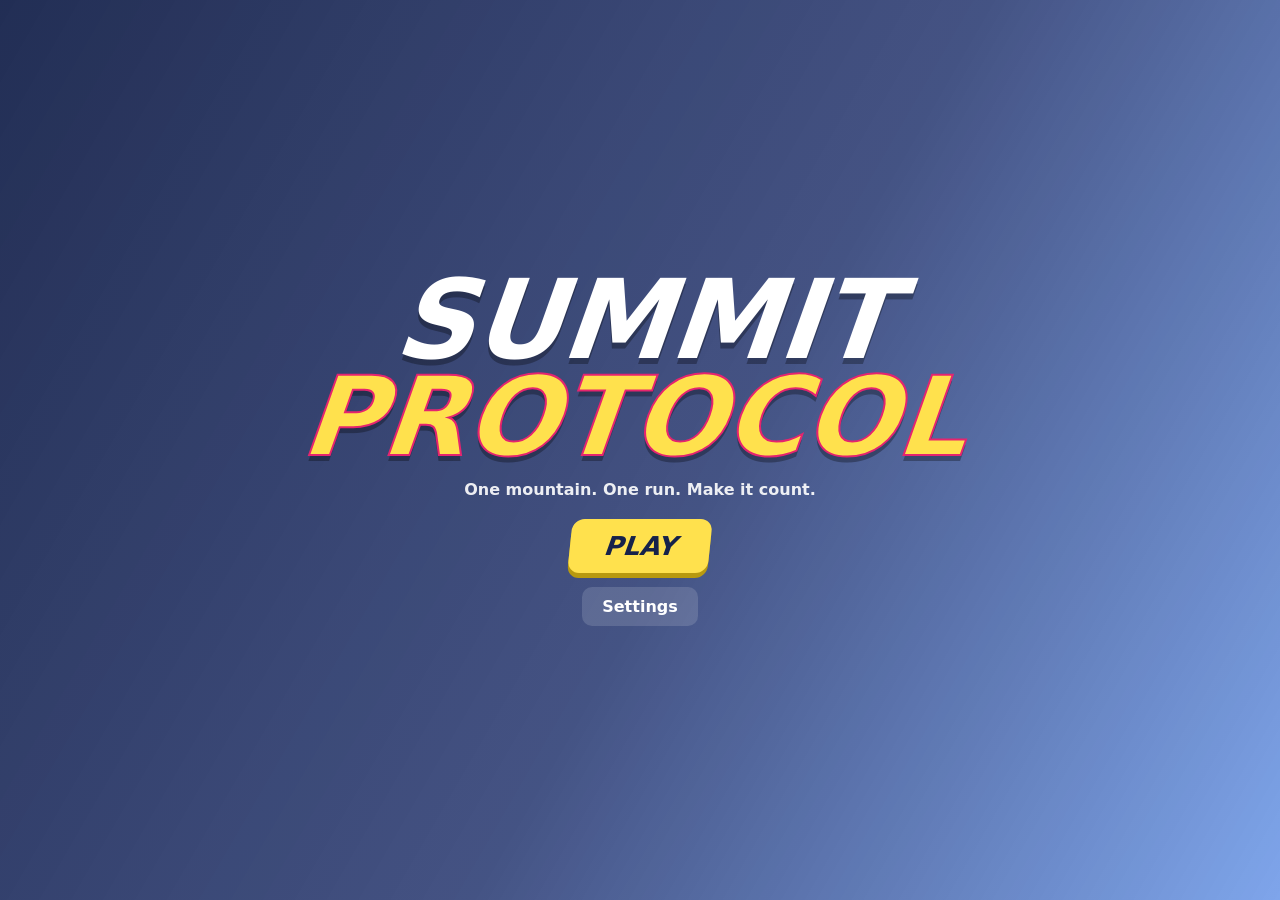
<file: index.html>
<!doctype html>
<html lang="en">
<head>
<meta charset="utf-8">
<meta name="viewport" content="width=device-width,initial-scale=1,viewport-fit=cover,user-scalable=no">
<meta name="theme-color" content="#16224a">
<title>Summit Protocol</title>
<link rel="stylesheet" href="css/style.css">
</head>
<body class="in-menu">
<canvas id="view"></canvas>

<!-- In-run display -->
<div id="hud">
  <button id="btn-pause" aria-label="Pause">II</button>
  <div id="hud-top"></div>
  <div id="meter-wrap">
    <div id="meter" aria-hidden="true"><i id="meter-fill"></i><b id="meter-mark"></b></div>
    <button id="btn-adrenaline" data-btn="adrenaline" aria-label="Fire adrenaline"></button>
  </div>
  <div id="hud-speed"><span id="speed-value">0</span><small id="speed-unit">mph</small></div>
  <div id="hud-air"></div>
  <div id="callout"></div>
  <div id="flash"></div>
  <div id="charge"><i></i></div>
  <div id="countdown"></div>
</div>

<!-- Touch controls: shown on touch devices only. -->
<div id="touch">
  <button class="pad" data-btn="brake" id="btn-brake">BRAKE</button>
  <button class="pad" data-btn="boost" id="btn-boost">BOOST</button>
  <button class="pad big" data-btn="jump" id="btn-jump">JUMP</button>
</div>

<!-- Menus: flat screens over the live mountain. js/ui.js fills the lists. -->
<div id="menu">
  <section class="screen" data-screen="title">
    <div class="title-block">
      <h1>SUMMIT<br><span>PROTOCOL</span></h1>
      <p>One mountain. One run. Make it count.</p>
      <button class="cta" data-go="mode">PLAY</button>
      <div><button class="plain" data-settings>Settings</button></div>
    </div>
  </section>

  <section class="screen" data-screen="mode" hidden>
    <header><button class="back" data-go="title">&lsaquo; Back</button><h2>Choose your run</h2></header>
    <div class="cards two" id="mode-list"></div>
  </section>

  <section class="screen" data-screen="level" hidden>
    <header><button class="back" data-go="mode">&lsaquo; Back</button><h2>Choose a mountain</h2><span class="crumb" id="crumb-level"></span></header>
    <div class="cards six" id="level-list"></div>
  </section>

  <section class="screen" data-screen="rider" hidden>
    <header><button class="back" data-go="level">&lsaquo; Back</button><h2>Choose a rider</h2><span class="crumb" id="crumb-rider"></span></header>
    <div class="rider-layout">
      <div id="rider-card"></div>
      <div class="rider-side">
        <div class="cards slots" id="rider-list"></div>
        <button class="cta" id="btn-start">DROP IN</button>
      </div>
    </div>
  </section>

  <section class="screen" data-screen="pause" hidden>
    <div class="panel">
      <h2>Paused</h2>
      <button class="cta" data-act="resume">RESUME</button>
      <button class="plain" data-act="restart">Restart run</button>
      <button class="plain" data-settings>Settings</button>
      <button class="plain" data-act="quit">Quit to menu</button>
    </div>
  </section>

  <section class="screen" data-screen="settings" hidden>
    <header><button class="back" data-back>&lsaquo; Back</button><h2>Settings</h2></header>
    <div class="settings-body">
      <h3>Sound</h3>
      <div class="sound-row">
        <button class="toggle" id="sound-on" aria-pressed="true">Sound on</button>
        <label>Volume <input type="range" id="sound-vol" min="0" max="1" step="0.05" aria-label="Volume"></label>
      </div>
      <h3>Controls</h3>
      <div class="cards two">
        <button class="card" data-go="controls-mobile">
          <div class="icon">&#9757;</div><h3>View controls: Mobile</h3><p>The touch gestures and on-screen buttons.</p>
        </button>
        <button class="card" data-go="controls-web">
          <div class="icon">&#9000;</div><h3>View controls: Web browser</h3><p>The keyboard keys. Change any of them.</p>
        </button>
      </div>
    </div>
  </section>

  <section class="screen" data-screen="controls-mobile" hidden>
    <header><button class="back" data-go="settings">&lsaquo; Back</button><h2>Mobile controls</h2></header>
    <div class="gestures">
      <div class="gesture"><svg viewBox="0 0 60 40"><circle cx="30" cy="22" r="7"/><path d="M18 22H6m0 0 5-5m-5 5 5 5M42 22h12m0 0-5-5m5 5-5 5"/></svg>
        <b>Carve</b><span>Hold anywhere and drag your thumb left or right. Further is sharper.</span></div>
      <div class="gesture"><svg viewBox="0 0 60 40"><circle cx="30" cy="20" r="13"/><text x="30" y="24">JUMP</text></svg>
        <b>Jump</b><span>Hold JUMP to crouch, release at the lip to pop. Longer hold, higher pop.</span></div>
      <div class="gesture"><svg viewBox="0 0 60 40"><path d="M42 20a12 12 0 1 1-4-9"/><path d="M38 4v8h8"/><circle cx="30" cy="20" r="3"/></svg>
        <b>Spin</b><span>In the air, circle a finger fast. Faster circles spin faster, either direction, up to 2160.</span></div>
      <div class="gesture"><svg viewBox="0 0 60 40"><path d="M20 34V8m0 0-6 6m6-6 6 6M40 6v26m0 0-6-6m6 6 6-6"/></svg>
        <b>Flip</b><span>In the air, swipe up for a front flip or down for a back flip.</span></div>
      <div class="gesture"><svg viewBox="0 0 60 40"><circle cx="18" cy="20" r="11"/><circle cx="42" cy="20" r="11"/><text x="18" y="23" class="sm">BOOST</text><text x="42" y="23" class="sm">BRAKE</text></svg>
        <b>Boost and brake</b><span>Hold BOOST to speed up or BRAKE to slow down. You never stop completely.</span></div>
      <div class="gesture"><svg viewBox="0 0 60 40"><rect x="26" y="2" width="8" height="24" rx="4"/><circle cx="30" cy="32" r="6" class="hot"/></svg>
        <b>Adrenaline</b><span>When the meter is full, the circle under it glows red and pulses. Tap it.</span></div>
    </div>
  </section>

  <section class="screen" data-screen="controls-web" hidden>
    <header><button class="back" data-go="settings">&lsaquo; Back</button><h2>Keyboard controls</h2>
      <button class="plain small" id="keys-reset">Reset to defaults</button></header>
    <div id="key-note">Select a key to change it, then press the new key. Esc cancels.</div>
    <div id="key-list"></div>
  </section>

  <section class="screen" data-screen="results" hidden>
    <div class="panel wide">
      <h2 id="results-title">Finished</h2>
      <div id="results-body"></div>
      <div class="row">
        <button class="cta" data-act="restart">RETRY</button>
        <button class="plain" data-act="quit">Menu</button>
      </div>
    </div>
  </section>
</div>

<div id="rotate"><div><b>Turn your phone sideways</b><span>Summit Protocol plays in landscape.</span></div></div>
<div id="debug" hidden></div>

<script type="module" src="js/main.js"></script>
</body>
</html>
</file>
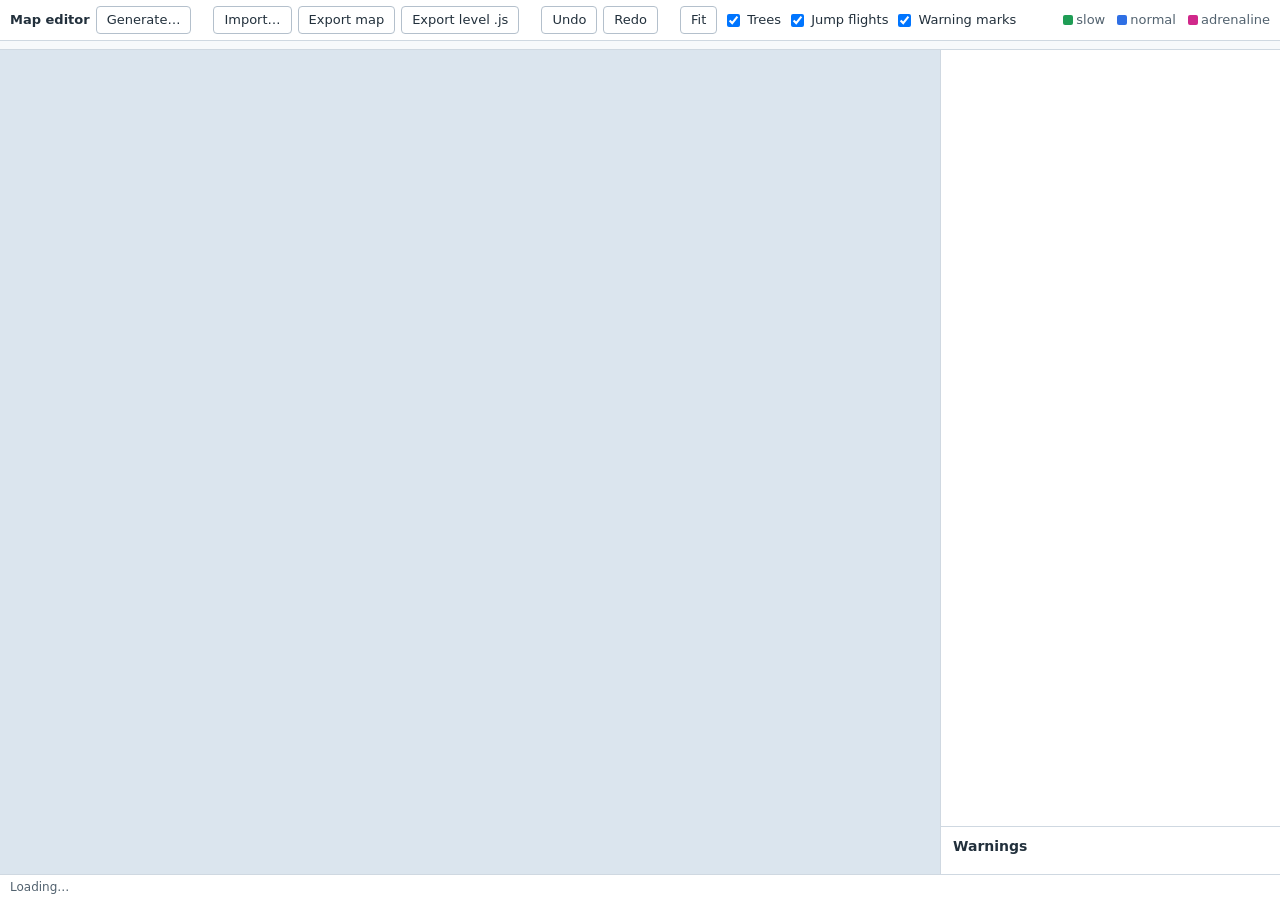
<file: editor/index.html>
<!doctype html>
<html lang="en">
<head>
  <meta charset="utf-8">
  <meta name="viewport" content="width=device-width, initial-scale=1">
  <title>Summit Protocol map editor</title>
  <link rel="stylesheet" href="editor.css">
</head>
<body>
  <header id="toolbar">
    <strong>Map editor</strong>
    <button id="generate" title="Make a whole course from a seed and a few settings">Generate…</button>
    <span class="gap"></span>
    <button id="import" title="Open a map file (or drop one anywhere on this window)">Import…</button>
    <button id="export-map" title="Download the map as a .map.json file">Export map</button>
    <button id="export-level" title="Download a game level module (.js) made from this map">Export level .js</button>
    <span class="gap"></span>
    <button id="undo" title="Undo (Ctrl+Z)">Undo</button>
    <button id="redo" title="Redo (Ctrl+Y)">Redo</button>
    <span class="gap"></span>
    <button id="fit" title="Show the whole course (F)">Fit</button>
    <label><input type="checkbox" id="show-trees" checked> Trees</label>
    <label><input type="checkbox" id="show-arcs" checked> Jump flights</label>
    <label><input type="checkbox" id="show-warnings" checked> Warning marks</label>
    <span class="legend">
      <i style="background:#1f9d55"></i>slow <i style="background:#2f6fe4"></i>normal <i style="background:#d0288a"></i>adrenaline
    </span>
    <input type="file" id="file" accept=".json,application/json" hidden>
  </header>
  <nav id="palette" aria-label="Place new things"></nav>

  <main>
    <canvas id="plan"></canvas>
    <aside>
      <section id="panel" aria-label="Properties"></section>
      <section id="warning-box" aria-label="Warnings">
        <h2 id="warnings-title">Warnings</h2>
        <ul id="warnings"></ul>
      </section>
    </aside>
  </main>

  <footer>
    <span id="status">Loading…</span>
    <span id="cursor"></span>
    <span id="zoom"></span>
  </footer>

  <dialog id="generate-dialog">
    <h2>Generate a course</h2>
    <p>The same seed and settings always give the same course. It replaces the current map; Undo brings it back.</p>
    <div class="fields">
      <label class="field"><span>Seed</span><span class="pair"><input type="number" id="gen-seed" step="1"><button type="button" id="gen-random">Random</button></span></label>
      <label class="field"><span>Length (m)</span><input type="number" id="gen-length" step="100"></label>
      <label class="field"><span>Difficulty (1 easy to 5 hard)</span><input type="number" id="gen-difficulty" step="1"></label>
      <label class="field"><span>Branches</span><input type="number" id="gen-branches" step="1"></label>
      <label class="field"><span>Jump density (0 few to 1 many)</span><input type="number" id="gen-jumpDensity" step="0.1"></label>
    </div>
    <p id="gen-report" class="note"></p>
    <div class="buttons">
      <button type="button" id="gen-go" class="primary">Generate</button>
      <button type="button" data-close>Close</button>
    </div>
  </dialog>

  <dialog id="error-dialog">
    <h2 id="error-title">The file could not be opened</h2>
    <ul id="error-list"></ul>
    <p class="note">Nothing was changed.</p>
    <div class="buttons"><button type="button" data-close>Close</button></div>
  </dialog>

  <script type="module" src="app/main.js"></script>
</body>
</html>
</file>
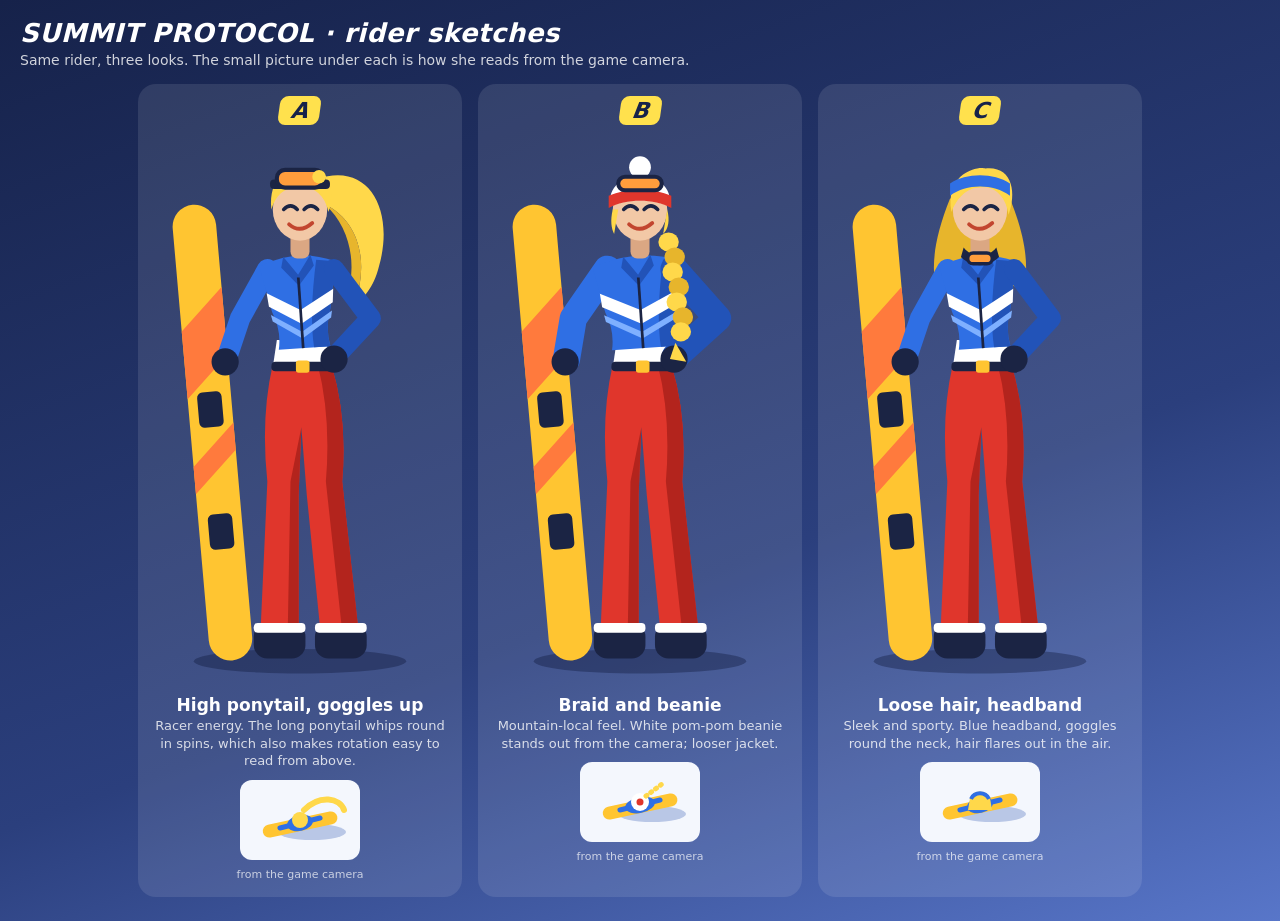
<file: spikes/riders.html>
<!doctype html>
<html lang="en">
<head>
<meta charset="utf-8">
<meta name="viewport" content="width=device-width,initial-scale=1">
<title>Rider sketches</title>
<style>
  html,body{margin:0;min-height:100%;background:linear-gradient(160deg,#16224a,#2b3f7d 60%,#5876c9);font-family:system-ui,sans-serif;color:#fff}
  h1{margin:0;padding:18px 20px 0;font:italic 900 26px system-ui,sans-serif;letter-spacing:.5px}
  p.lead{margin:4px 20px 0;opacity:.8;font-size:14px}
  .row{display:flex;gap:16px;padding:16px 20px 24px;flex-wrap:wrap;justify-content:center}
  .card{flex:1 1 220px;max-width:300px;background:rgba(255,255,255,.1);border-radius:18px;padding:12px 12px 16px;text-align:center}
  .card svg.full{width:100%;height:auto;max-height:62vh}
  .tag{display:inline-block;font:italic 900 22px system-ui,sans-serif;background:#ffe14d;color:#16224a;border-radius:8px;padding:2px 12px;transform:skew(-8deg)}
  .card h2{margin:8px 0 2px;font-size:17px}
  .card small{opacity:.8;display:block;font-size:13px;line-height:1.35}
  .mini{margin-top:10px;background:#f4f7fd;border-radius:12px}
  .mini-label{font-size:11px;opacity:.7;margin-top:4px}
</style>
</head>
<body>
<h1>SUMMIT PROTOCOL · rider sketches</h1>
<p class="lead">Same rider, three looks. The small picture under each is how she reads from the game camera.</p>
<div class="row" id="row"></div>
<script type="module">
const C = { skin: '#f2c8a6', skinS: '#dba783', hair: '#ffd84a', hairS: '#e7b52c', top: '#2f6fe4', topS: '#2253b8', topL: '#7fb0ff',
  leg: '#e0362c', legS: '#b3241d', dark: '#1b2444', white: '#ffffff', board: '#ffc531', boardS: '#ff7a3d', lens: '#ff9d3c' };

function figure(v) {
  const wide = v.loose ? 5 : 0;
  const hairBack = {
    pony: `<path d="M112,40 C150,26 170,62 158,104 C154,120 146,128 140,132 C150,104 146,72 118,58 Z" fill="${C.hair}"/>
           <path d="M140,132 C150,104 146,72 118,58 C138,76 142,104 134,128 Z" fill="${C.hairS}"/>`,
    braid: '',
    loose: `<path d="M78,54 C66,84 64,104 68,122 L88,112 L112,112 L132,122 C136,104 134,84 122,54 Z" fill="${C.hairS}"/>`,
  }[v.hair];
  const hairFront = {
    pony: `<path d="M79,62 C76,34 98,30 104,32 C122,30 126,48 121,64 C118,50 108,44 98,46 C88,46 82,52 79,62 Z" fill="${C.hair}"/>
           <rect x="78" y="40" width="44" height="7" rx="3" fill="${C.dark}"/>
           <rect x="83" y="33" width="34" height="13" rx="6" fill="${C.lens}" stroke="${C.dark}" stroke-width="3"/>
           <circle cx="114" cy="38" r="5" fill="${C.hair}"/>`,
    braid: `<path d="M78,60 C74,30 126,30 122,60 C110,54 90,54 78,60 Z" fill="${C.white}"/>
            <path d="M77,61 C90,54 110,54 123,61 L123,52 C110,46 90,46 77,52 Z" fill="${C.leg}"/>
            <circle cx="100" cy="31" r="8" fill="${C.white}"/>
            <rect x="84" y="38" width="32" height="10" rx="5" fill="${C.lens}" stroke="${C.dark}" stroke-width="3"/>
            <path d="M80,62 C78,70 79,76 81,80 L84,62 Z M120,62 L117,80 C121,76 122,70 120,62 Z" fill="${C.hair}"/>
            ${[0, 1, 2, 3, 4, 5, 6].map((i) => `<ellipse cx="${121 + i * 1.5 + (i % 2) * 3}" cy="${86 + i * 11}" rx="7.5" ry="7" fill="${i % 2 ? C.hairS : C.hair}"/>`).join('')}
            <path d="M126,160 l8,14 l-12,-2 z" fill="${C.hair}"/>`,
    loose: `<path d="M79,64 C74,34 100,30 104,32 C124,30 127,50 121,66 C119,52 110,44 100,46 C90,46 83,54 79,64 Z" fill="${C.hair}"/>
            <path d="M78,52 C90,43 110,43 122,52 L122,43 C110,35 90,35 78,43 Z" fill="${C.top}"/>
            <path d="M88,90 C94,98 106,98 112,90 L114,97 C106,105 94,105 86,97 Z" fill="${C.dark}"/>
            <rect x="91" y="94" width="18" height="8" rx="4" fill="${C.lens}" stroke="${C.dark}" stroke-width="2.5"/>`,
  }[v.hair];

  return `<svg class="full" viewBox="0 0 200 410" xmlns="http://www.w3.org/2000/svg">
    <ellipse cx="100" cy="394" rx="78" ry="9" fill="rgba(10,18,50,.35)"/>
    <!-- board, held upright -->
    <g transform="rotate(-5 36 230)">
      <rect x="20" y="58" width="32" height="336" rx="16" fill="${C.board}"/>
      <path d="M20,150 L52,120 L52,170 L20,200 Z M20,250 L52,220 L52,240 L20,270 Z" fill="${C.boardS}"/>
      <rect x="27" y="286" width="18" height="26" rx="4" fill="${C.dark}"/><rect x="27" y="196" width="18" height="26" rx="4" fill="${C.dark}"/>
    </g>
    ${hairBack}
    <!-- legs: weight on her right leg, hip pushed out -->
    <path d="M80,176 L123,176 Q135,215 131,262 L143,372 L115,372 L105,272 L101,222 L99,272 L99,372 L71,372 L76,262 Q71,215 80,176 Z" fill="${C.leg}"/>
    <path d="M123,176 Q135,215 131,262 L143,372 L131,372 L119,262 Q123,215 113,176 Z M101,222 L99,272 L99,372 L91,372 L93,262 Z" fill="${C.legS}"/>
    <rect x="66" y="366" width="38" height="26" rx="10" fill="${C.dark}"/><rect x="111" y="366" width="38" height="26" rx="10" fill="${C.dark}"/>
    <rect x="66" y="366" width="38" height="7" rx="3" fill="${C.white}"/><rect x="111" y="366" width="38" height="7" rx="3" fill="${C.white}"/>
    <!-- base layer and belt -->
    <path d="M83,158 L119,158 L123,178 L80,178 Z" fill="${C.white}"/>
    <rect x="79" y="174" width="45" height="7" rx="3" fill="${C.dark}"/><rect x="97" y="173" width="10" height="9" rx="2" fill="${C.board}"/>
    <!-- arm holding the board -->
    <path d="M76,106 L${56 - wide},142 L46,172" fill="none" stroke="${C.top}" stroke-width="${15 + wide}" stroke-linecap="round" stroke-linejoin="round"/>
    <circle cx="45" cy="174" r="10" fill="${C.dark}"/>
    <!-- jacket -->
    <g transform="rotate(-4 100 130)">
      <path d="M${72 - wide},102 Q100,90 ${128 + wide},102 L${122 + wide},136 Q${117 + wide},150 ${120 + wide},164 L${82 - wide},164 Q${85 - wide},150 ${79 - wide},136 Z" fill="${C.top}"/>
      <path d="M${128 + wide},102 L${122 + wide},136 Q${117 + wide},150 ${120 + wide},164 L${108 + wide},164 Q${106 + wide},140 ${114 + wide},100 Z" fill="${C.topS}"/>
      <path d="M${76 - wide},122 L100,136 L${125 + wide},122 L${124 + wide},132 L100,146 L${77 - wide},132 Z" fill="${C.white}"/>
      <path d="M${78 - wide},138 L100,152 L${123 + wide},138 L${122 + wide},143 L100,157 L${79 - wide},143 Z" fill="${C.topL}"/>
      <path d="M90,96 L100,110 L110,96 L112,104 L100,118 L88,104 Z" fill="${C.topS}"/>
      <line x1="100" y1="112" x2="100" y2="164" stroke="${C.dark}" stroke-width="2"/>
    </g>
    <!-- hand on hip -->
    <path d="M125,106 L${152 + wide},142 L126,170" fill="none" stroke="${C.topS}" stroke-width="${15 + wide}" stroke-linecap="round" stroke-linejoin="round"/>
    <circle cx="125" cy="172" r="10" fill="${C.dark}"/>
    <!-- head -->
    <rect x="93" y="78" width="14" height="20" rx="5" fill="${C.skinS}"/>
    <ellipse cx="100" cy="62" rx="20" ry="23" fill="${C.skin}"/>
    <path d="M88,62 q5,-5 10,0 M103,62 q5,-5 10,0" fill="none" stroke="${C.dark}" stroke-width="2.6" stroke-linecap="round"/>
    <path d="M92,73 q8,7 17,-1" fill="none" stroke="#c2452f" stroke-width="2.8" stroke-linecap="round"/>
    ${hairFront}
  </svg>`;
}

// how she reads from the game camera: board, shoulders, head, and the hair feature
function mini(v) {
  const feature = {
    pony: `<path d="M64,30 C80,14 100,18 104,30" fill="none" stroke="${C.hair}" stroke-width="6" stroke-linecap="round"/>`,
    braid: `<circle cx="60" cy="40" r="9" fill="${C.white}"/><circle cx="60" cy="40" r="3.5" fill="${C.leg}"/>
            <path d="M66,34 L82,22" stroke="${C.hair}" stroke-width="5" stroke-linecap="round" stroke-dasharray="1 5"/>`,
    loose: `<path d="M50,36 a11,11 0 0 1 20,0 l2,12 l-24,0 z" fill="${C.hair}"/><path d="M51,37 a10,10 0 0 1 18,0" fill="none" stroke="${C.top}" stroke-width="4"/>`,
  }[v.hair];
  return `<svg class="mini" viewBox="0 0 120 80" width="120" height="80">
    <ellipse cx="72" cy="52" rx="34" ry="8" fill="rgba(96,126,196,.4)"/>
    <rect x="22" y="38" width="76" height="13" rx="6.5" fill="${C.board}" transform="rotate(-12 60 44)"/>
    <ellipse cx="60" cy="43" rx="${v.loose ? 15 : 13}" ry="8" fill="${C.top}" transform="rotate(-12 60 43)"/>
    <path d="M40,48 L80,38" stroke="${C.top}" stroke-width="5" stroke-linecap="round"/>
    <circle cx="60" cy="40" r="8" fill="${C.hair}"/>
    ${feature}
  </svg>`;
}

const looks = [
  { tag: 'A', hair: 'pony', title: 'High ponytail, goggles up', note: 'Racer energy. The long ponytail whips round in spins, which also makes rotation easy to read from above.' },
  { tag: 'B', hair: 'braid', loose: true, title: 'Braid and beanie', note: 'Mountain-local feel. White pom-pom beanie stands out from the camera; looser jacket.' },
  { tag: 'C', hair: 'loose', title: 'Loose hair, headband', note: 'Sleek and sporty. Blue headband, goggles round the neck, hair flares out in the air.' },
];
document.getElementById('row').innerHTML = looks.map((v) => `
  <div class="card"><span class="tag">${v.tag}</span>${figure(v)}<h2>${v.title}</h2><small>${v.note}</small>${mini(v)}<div class="mini-label">from the game camera</div></div>`).join('');
</script>
</body>
</html>
</file>
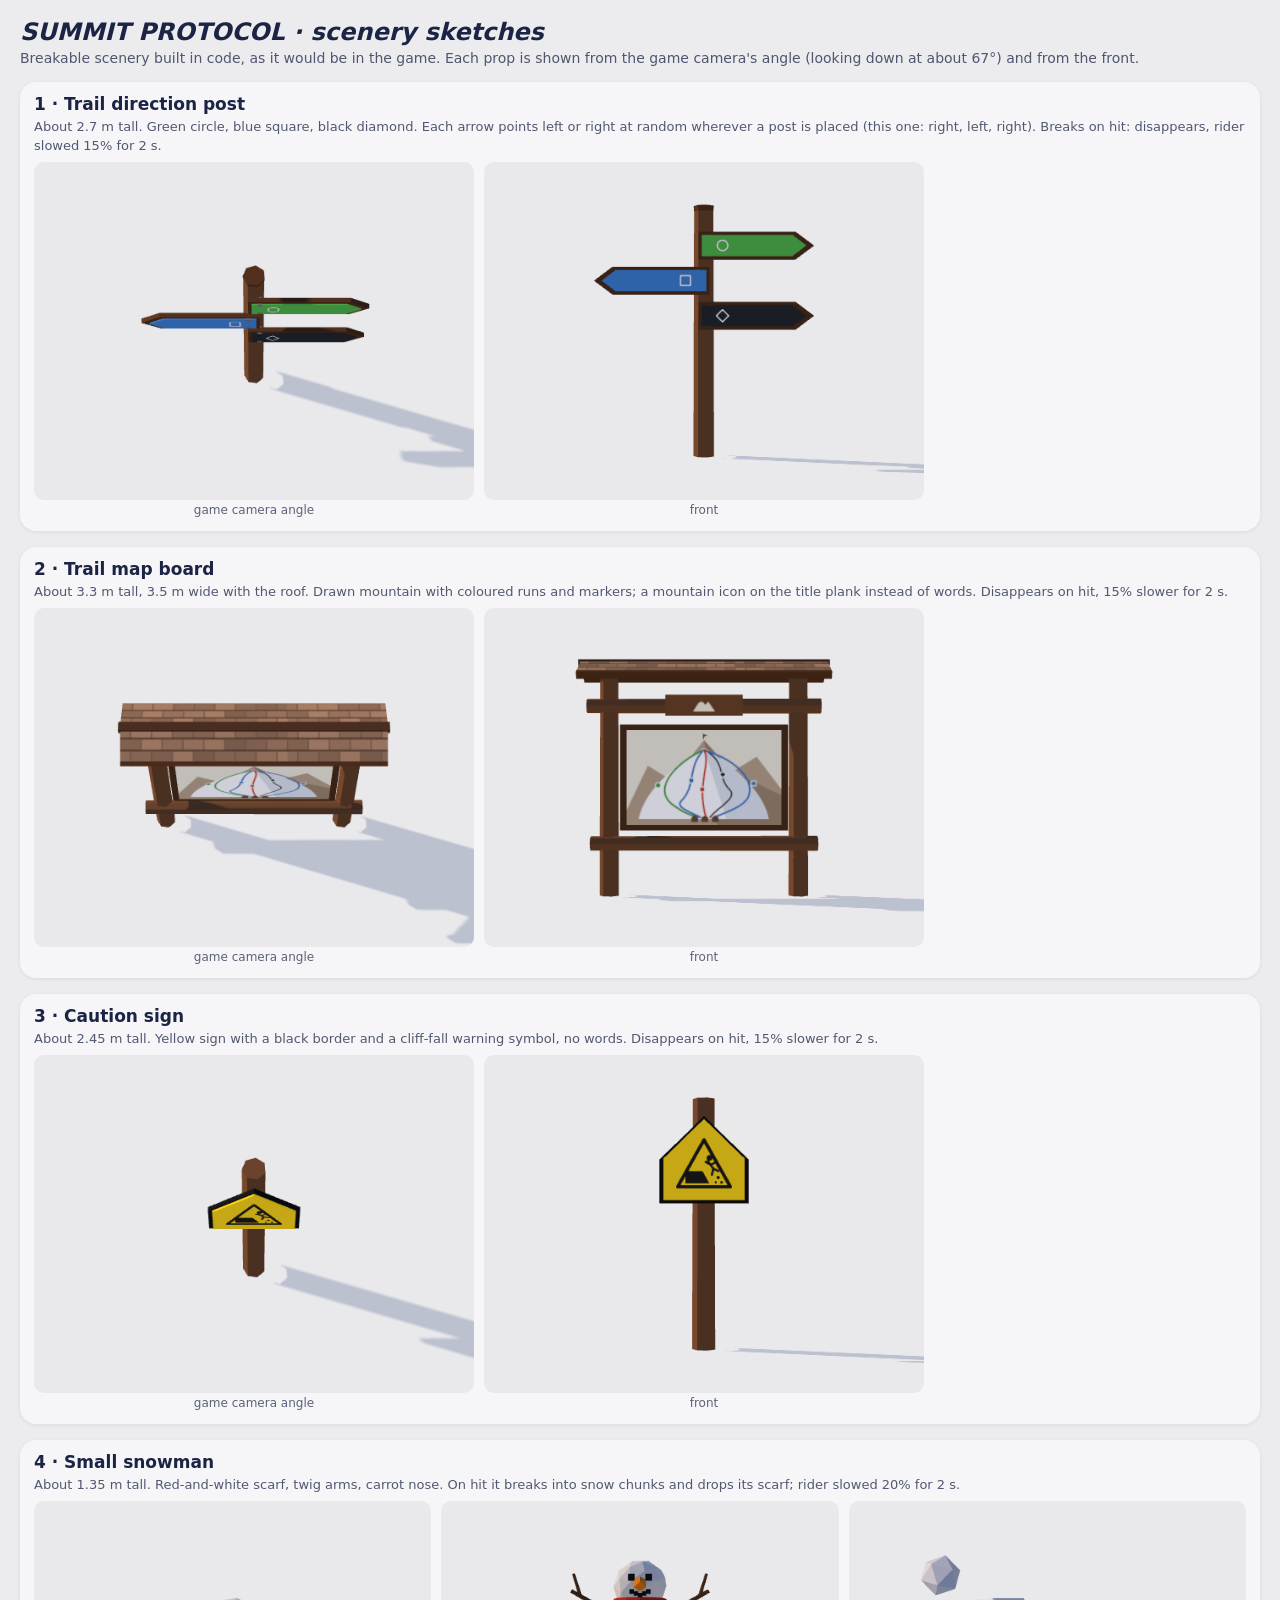
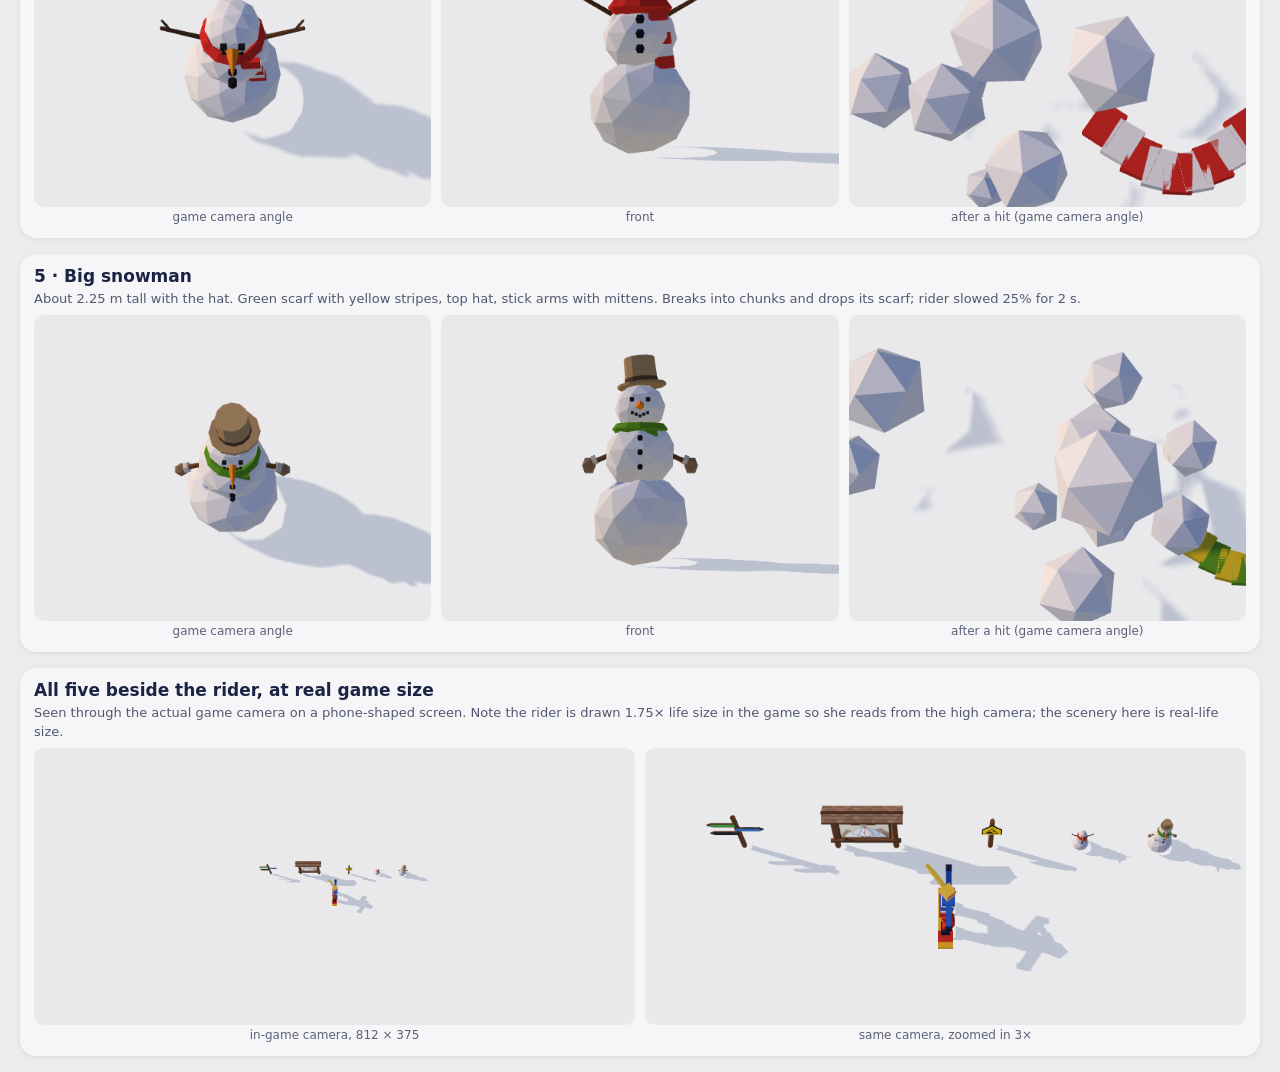
<file: spikes/scenery.html>
<!doctype html>
<html lang="en">
<head>
<meta charset="utf-8">
<meta name="viewport" content="width=device-width,initial-scale=1">
<title>Scenery sketches</title>
<style>
  html,body{margin:0;background:#ececef;font-family:system-ui,sans-serif;color:#1b2444}
  h1{margin:0;padding:18px 20px 0;font:italic 900 24px system-ui,sans-serif}
  p.lead{margin:4px 20px 0;opacity:.75;font-size:14px}
  .card{margin:16px 20px;background:#f6f6f8;border-radius:16px;padding:12px 14px 14px;box-shadow:0 1px 4px rgba(0,0,0,.08)}
  .card h2{margin:0 0 2px;font-size:17px}
  .card small{opacity:.75;font-size:13px}
  .views{display:flex;gap:10px;flex-wrap:wrap;margin-top:8px}
  figure{margin:0;flex:1 1 260px;max-width:440px}
  figure img{width:100%;display:block;border-radius:10px;background:#e9e9ec}
  figcaption{font-size:12px;opacity:.7;margin-top:3px;text-align:center}
  .wide figure{max-width:none}
</style>
</head>
<body>
<h1>SUMMIT PROTOCOL · scenery sketches</h1>
<p class="lead">Breakable scenery built in code, as it would be in the game. Each prop is shown from the game camera's angle (looking down at about 67°) and from the front.</p>
<div id="out"></div>
<script type="module">
import * as THREE from '../vendor/three.module.min.js';
import { RIDERS } from '../js/data/riders.js';
import { createRiderModel } from '../js/render/rider-model.js';

// ---------- small helpers
let seed = 7;
const rnd = () => ((seed = (seed * 16807) % 2147483647) / 2147483647);
const mats = new Map();
const mat = (c) => { if (!mats.has(c)) mats.set(c, new THREE.MeshLambertMaterial({ color: c, flatShading: true })); return mats.get(c); };
function mesh(parent, geo, color, x = 0, y = 0, z = 0, rx = 0, ry = 0, rz = 0, s = null) {
  const m = new THREE.Mesh(geo, typeof color === 'number' ? mat(color) : color);
  m.position.set(x, y, z); m.rotation.set(rx, ry, rz);
  if (s) m.scale.set(...s);
  m.castShadow = true; m.receiveShadow = true; parent.add(m); return m;
}
function canvasTex(w, h, draw) {
  const c = document.createElement('canvas'); c.width = w; c.height = h;
  draw(c.getContext('2d'), w, h);
  const t = new THREE.CanvasTexture(c); t.colorSpace = THREE.SRGBColorSpace; t.anisotropy = 4; return t;
}
// sign faces glow a little so they stay readable when the low sun is behind them
const texMat = (tex, transparent = false) => new THREE.MeshLambertMaterial({ map: tex, transparent, alphaTest: transparent ? 0.3 : 0, emissive: 0xffffff, emissiveMap: tex, emissiveIntensity: 0.35 });
const faceMat = (c) => new THREE.MeshLambertMaterial({ color: c, emissive: c, emissiveIntensity: 0.35, flatShading: true });
const WOOD = 0x8a5c3c, WOOD_D = 0x6b4329, WOOD_L = 0xa3714b, METAL = 0x8d939c;
const SNOW = 0xf3f6fb, SNOW_S = 0xe3e9f3;

function log(parent, r, len, x, y, z, horizontal = false) {
  const g = new THREE.CylinderGeometry(r, r * 1.06, len, 7);
  return mesh(parent, g, WOOD, x, y, z, 0, horizontal ? 0 : 0.3, horizontal ? Math.PI / 2 : 0);
}

// ---------- 1. trail direction post (arrows pointing a random way each)
function arrowShape(len, h, tip, dir) {
  const s = new THREE.Shape(), d = dir;
  s.moveTo(0, -h / 2); s.lineTo(d * len, -h / 2); s.lineTo(d * (len + tip), 0); s.lineTo(d * len, h / 2); s.lineTo(0, h / 2); s.closePath();
  return s;
}
function symbolTex(kind) {
  return canvasTex(128, 128, (g) => {
    g.strokeStyle = '#fff'; g.lineWidth = 13; g.lineJoin = 'round';
    if (kind === 'circle') { g.beginPath(); g.arc(64, 64, 42, 0, Math.PI * 2); g.stroke(); }
    if (kind === 'square') g.strokeRect(24, 24, 80, 80);
    if (kind === 'diamond') { g.beginPath(); g.moveTo(64, 14); g.lineTo(114, 64); g.lineTo(64, 114); g.lineTo(14, 64); g.closePath(); g.stroke(); }
  });
}
function directionPost(dirs = [1, -1, 1]) {
  const root = new THREE.Group();
  log(root, 0.11, 2.7, 0, 1.35, 0);
  mesh(root, new THREE.CylinderGeometry(0.115, 0.11, 0.06, 7), WOOD_D, 0, 2.72, 0, 0, 0.3);
  const rows = [
    { y: 2.3, color: 0x4fae4a, sym: 'circle' },
    { y: 1.92, color: 0x3d7cc9, sym: 'square' },
    { y: 1.54, color: 0x23262d, sym: 'diamond' },
  ];
  rows.forEach((r, i) => {
    const d = dirs[i];
    const frame = new THREE.ExtrudeGeometry(arrowShape(1.05, 0.3, 0.2, d), { depth: 0.05, bevelEnabled: false });
    mesh(root, frame, WOOD_D, -d * 0.06, r.y, 0.11);
    const face = new THREE.ExtrudeGeometry(arrowShape(0.98, 0.23, 0.15, d), { depth: 0.02, bevelEnabled: false });
    mesh(root, face, faceMat(r.color), -d * 0.025, r.y, 0.155);
    const sym = new THREE.Mesh(new THREE.PlaneGeometry(0.17, 0.17), texMat(symbolTex(r.sym), true));
    sym.position.set(d * 0.2, r.y, 0.178); root.add(sym);
    for (const dy of [-0.1, 0.1]) mesh(root, new THREE.BoxGeometry(0.05, 0.035, 0.09), METAL, d * 0.06, r.y + dy, 0.13);   // brackets
  });
  return root;
}

// ---------- 2. trail map board with shingle roof
function mapTex() {
  return canvasTex(512, 320, (g, w, h) => {
    g.fillStyle = '#efe9da'; g.fillRect(0, 0, w, h);
    // mountain
    g.fillStyle = '#b8a38c';
    g.beginPath(); g.moveTo(0, 270); g.lineTo(70, 120); g.lineTo(150, 170); g.lineTo(256, 34); g.lineTo(350, 140); g.lineTo(430, 90); g.lineTo(512, 200); g.lineTo(512, 320); g.lineTo(0, 320); g.fill();
    g.fillStyle = '#9c876f';
    g.beginPath(); g.moveTo(256, 34); g.lineTo(350, 140); g.lineTo(512, 220); g.lineTo(512, 320); g.lineTo(300, 320); g.fill();
    g.fillStyle = '#ffffff';
    g.beginPath(); g.moveTo(40, 300); g.bezierCurveTo(60, 200, 160, 120, 256, 60); g.bezierCurveTo(350, 120, 450, 200, 470, 300); g.fill();
    g.fillStyle = '#dfe6ef';
    g.beginPath(); g.moveTo(256, 60); g.bezierCurveTo(350, 120, 450, 200, 470, 300); g.lineTo(330, 300); g.fill();
    // runs from the summit down
    const run = (col, pts, wd = 6) => { g.strokeStyle = col; g.lineWidth = wd; g.lineCap = 'round'; g.beginPath(); g.moveTo(...pts[0]); g.bezierCurveTo(...pts[1], ...pts[2], ...pts[3]); g.stroke(); };
    // runs wind down from the summit, splitting and rejoining like real pistes
    run('#45a447', [[248, 70], [150, 120], [90, 200], [150, 250]]);
    run('#45a447', [[150, 250], [190, 280], [210, 286], [236, 294]]);
    run('#3d7cc9', [[252, 70], [200, 130], [230, 190], [180, 240]]);
    run('#3d7cc9', [[180, 240], [160, 262], [220, 280], [244, 294]]);
    run('#d7392f', [[256, 66], [280, 120], [230, 180], [262, 292]]);
    run('#23262d', [[262, 70], [330, 110], [300, 160], [340, 200]], 5);
    run('#23262d', [[340, 200], [370, 230], [300, 260], [276, 294]], 5);
    run('#3d7cc9', [[266, 72], [360, 100], [430, 170], [400, 230]]);
    run('#3d7cc9', [[400, 230], [380, 262], [320, 280], [290, 294]]);
    // run markers
    const mark = (kind, x, y, col) => {
      g.fillStyle = col; g.strokeStyle = '#fff'; g.lineWidth = 3;
      g.beginPath();
      if (kind === 'c') g.arc(x, y, 9, 0, 7);
      if (kind === 's') g.rect(x - 8, y - 8, 16, 16);
      if (kind === 'd') { g.moveTo(x, y - 11); g.lineTo(x + 11, y); g.lineTo(x, y + 11); g.lineTo(x - 11, y); g.closePath(); }
      g.fill(); g.stroke();
    };
    mark('c', 104, 186, '#45a447'); mark('s', 214, 170, '#3d7cc9'); mark('s', 420, 180, '#3d7cc9');
    mark('d', 318, 150, '#23262d'); mark('s', 250, 200, '#d7392f');
    // summit flag and base buildings
    g.fillStyle = '#7a4a2c'; g.beginPath(); g.moveTo(252, 30); g.lineTo(252, 12); g.lineTo(268, 18); g.lineTo(256, 23); g.lineTo(256, 30); g.fill();
    g.fillStyle = '#6e4a32';
    for (const x of [214, 248, 282]) { g.fillRect(x, 296, 22, 14); g.beginPath(); g.moveTo(x - 3, 297); g.lineTo(x + 11, 287); g.lineTo(x + 25, 297); g.fill(); }
  });
}
function shingleTex() {
  const t = canvasTex(256, 128, (g, w, h) => {
    g.fillStyle = '#7d5d47'; g.fillRect(0, 0, w, h);
    const rows = 6, rh = h / rows;
    for (let r = 0; r < rows; r++) {
      const off = (r % 2) * 16;
      for (let x = -32 + off; x < w; x += 32) {
        const l = 0.85 + rnd() * 0.3;
        g.fillStyle = `rgb(${150 * l},${116 * l},${92 * l})`;
        g.fillRect(x + 1, r * rh + 1, 30, rh - 2);
      }
      g.fillStyle = 'rgba(60,40,28,.55)'; g.fillRect(0, r * rh + rh - 3, w, 3);
    }
  });
  t.wrapS = t.wrapT = THREE.RepeatWrapping; t.repeat.set(1.6, 0.5);
  return t;
}
function iconTex() {
  return canvasTex(256, 64, (g, w, h) => {
    g.fillStyle = '#6b4329'; g.fillRect(0, 0, w, h);
    g.fillStyle = '#f3ead6';
    g.beginPath(); g.moveTo(92, 52); g.lineTo(118, 14); g.lineTo(132, 32); g.lineTo(142, 22); g.lineTo(164, 52); g.fill();
    g.fillStyle = '#6b4329'; g.beginPath(); g.moveTo(110, 26); g.lineTo(118, 14); g.lineTo(126, 26); g.lineTo(118, 22); g.fill();
  });
}
function trailMap() {
  const root = new THREE.Group();
  for (const x of [-1.3, 1.3]) log(root, 0.13, 3.0, x, 1.5, 0);
  log(root, 0.1, 3.2, 0, 2.6, 0.06, true);
  log(root, 0.1, 3.1, 0, 0.72, 0.1, true);
  // board
  mesh(root, new THREE.BoxGeometry(2.3, 1.45, 0.1), WOOD_D, 0, 1.62, 0.02);
  const map = new THREE.Mesh(new THREE.PlaneGeometry(2.12, 1.3), texMat(mapTex()));
  map.position.set(0, 1.62, 0.075); map.receiveShadow = true; root.add(map);
  // title plank (mountain icon instead of words)
  const plank = mesh(root, new THREE.BoxGeometry(1.05, 0.28, 0.06), [mat(WOOD_D), mat(WOOD_D), mat(WOOD_D), mat(WOOD_D), texMat(iconTex()), mat(WOOD_D)], 0, 2.6, 0.18);
  plank.castShadow = true;
  // roof: two shingled slopes and a ridge cap
  const shingle = texMat(shingleTex()), edge = mat(0x5e3f2b);
  const roofMats = [edge, edge, shingle, edge, edge, edge];
  mesh(root, new THREE.BoxGeometry(3.4, 0.07, 0.46), roofMats, 0, 3.1, 0.2, 0.45);
  mesh(root, new THREE.BoxGeometry(3.4, 0.07, 0.46), roofMats, 0, 3.1, -0.2, -0.45);
  mesh(root, new THREE.BoxGeometry(3.45, 0.08, 0.12), 0x5e3f2b, 0, 3.2, 0);
  mesh(root, new THREE.BoxGeometry(3.4, 0.1, 0.06), WOOD_D, 0, 2.99, 0.41, 0.45);   // front fascia
  return root;
}

// ---------- 3. caution sign (cliff warning, symbol only)
function cautionTex() {
  return canvasTex(256, 256, (g) => {
    g.strokeStyle = '#1b1b1b'; g.fillStyle = '#1b1b1b'; g.lineWidth = 14; g.lineJoin = 'round'; g.lineCap = 'round';
    g.beginPath(); g.moveTo(128, 22); g.lineTo(236, 214); g.lineTo(20, 214); g.closePath(); g.stroke();
    // cliff edge
    g.beginPath(); g.moveTo(52, 200); g.lineTo(52, 150); g.lineTo(122, 150); g.lineTo(150, 200); g.closePath(); g.fill();
    // falling person
    g.lineWidth = 9;
    g.beginPath(); g.arc(150, 96, 12, 0, 7); g.fill();
    g.beginPath(); g.moveTo(144, 110); g.lineTo(166, 140); g.moveTo(155, 124); g.lineTo(182, 112); g.moveTo(155, 124); g.lineTo(134, 112);
    g.moveTo(166, 140); g.lineTo(186, 150); g.moveTo(166, 140); g.lineTo(160, 166); g.stroke();
    // falling rocks
    for (const [x, y, r] of [[186, 176, 7], [200, 196, 6], [176, 196, 5]]) { g.beginPath(); g.arc(x, y, r, 0, 7); g.fill(); }
  });
}
function pentagon(w, hRect, hTop) {
  const s = new THREE.Shape();
  s.moveTo(-w / 2, 0); s.lineTo(w / 2, 0); s.lineTo(w / 2, hRect); s.lineTo(0, hRect + hTop); s.lineTo(-w / 2, hRect); s.closePath();
  return s;
}
function cautionSign() {
  const root = new THREE.Group();
  log(root, 0.11, 2.45, 0, 1.22, 0);
  mesh(root, new THREE.ExtrudeGeometry(pentagon(0.86, 0.42, 0.42), { depth: 0.04, bevelEnabled: false }), 0x1d1d1d, 0, 1.42, 0.11);
  mesh(root, new THREE.ExtrudeGeometry(pentagon(0.78, 0.4, 0.38), { depth: 0.02, bevelEnabled: false }), faceMat(0xf5cf1c), 0, 1.45, 0.15);
  const sym = new THREE.Mesh(new THREE.PlaneGeometry(0.6, 0.6), texMat(cautionTex(), true));
  sym.position.set(0, 1.78, 0.172); root.add(sym);
  for (const dy of [0.12, 0.6]) mesh(root, new THREE.BoxGeometry(0.06, 0.035, 0.09), METAL, 0, 1.42 + dy, 0.12);
  return root;
}

// ---------- 4 & 5. snowmen, intact and broken
function ball(parent, r, y) {
  const m = mesh(parent, new THREE.IcosahedronGeometry(r, 1), SNOW, 0, y, 0, rnd(), rnd(), rnd(), [1, 0.94, 1]);
  return m;
}
const onSphere = (r, cy, up, side = 0) => [Math.sin(side) * r * Math.cos(up), cy + Math.sin(up) * r, Math.cos(side) * Math.cos(up) * r];
function face(root, r, cy) {
  for (const sx of [-0.33, 0.33]) mesh(root, new THREE.BoxGeometry(0.045, 0.045, 0.03), 0x1b1d22, ...onSphere(r * 0.98, cy, 0.25, sx));
  const [x, y, z] = onSphere(r, cy, 0, 0);
  mesh(root, new THREE.ConeGeometry(0.05, r * 1.0, 6), 0xf08a24, x, y, z + r * 0.45, Math.PI / 2);
  for (let i = -2; i <= 2; i++) mesh(root, new THREE.BoxGeometry(0.03, 0.03, 0.02), 0x1b1d22, ...onSphere(r * 0.97, cy, -0.42 + Math.abs(i) * 0.07, i * 0.16));   // smile
}
function buttons(root, r, cy) {
  for (const up of [0.45, 0.05, -0.35]) mesh(root, new THREE.IcosahedronGeometry(0.035, 0), 0x1b1d22, ...onSphere(r * 0.98, cy, up));
}
function scarf(root, rNeck, y, colorA, colorB) {
  mesh(root, new THREE.TorusGeometry(rNeck, 0.065, 5, 12), colorA, 0, y, 0, Math.PI / 2);
  // hanging tail, striped
  for (let i = 0; i < 5; i++) {
    const c = colorB && i % 2 ? colorB : colorA;
    mesh(root, new THREE.BoxGeometry(0.13, 0.08, 0.04), c, 0.12 + i * 0.012, y - 0.06 - i * 0.08, rNeck + 0.02 - i * 0.01, -0.15, 0, 0.12);
  }
}
function twigArm(root, side, x, y) {
  const g = new THREE.CylinderGeometry(0.014, 0.02, 0.55, 5);
  const a = mesh(root, g, 0x5a3d28, x + side * 0.24, y + 0.12, 0, 0, 0, -side * 1.05);
  const tw = new THREE.CylinderGeometry(0.01, 0.012, 0.16, 4);
  mesh(root, tw, 0x5a3d28, x + side * 0.44, y + 0.3, 0, 0, 0, -side * 0.3);
  return a;
}
function stickArmMitten(root, side, x, y) {
  mesh(root, new THREE.CylinderGeometry(0.022, 0.03, 0.62, 5), 0x6b4a30, x + side * 0.28, y - 0.1, 0.02, 0, 0, side * 1.15);
  mesh(root, new THREE.IcosahedronGeometry(0.085, 0), 0x9a7b5c, x + side * 0.56, y - 0.24, 0.03, 0, 0, 0, [1, 1.15, 0.8]);
  mesh(root, new THREE.CylinderGeometry(0.06, 0.06, 0.05, 6), 0xd9d2c4, x + side * 0.5, y - 0.18, 0.03, 0, 0, side * 1.15);
}
function smallSnowman() {
  const root = new THREE.Group();
  ball(root, 0.36, 0.32); ball(root, 0.26, 0.8); ball(root, 0.19, 1.15);
  face(root, 0.19, 1.15); buttons(root, 0.26, 0.8);
  scarf(root, 0.16, 1.0, 0xd8302a, 0xf2f2f2);
  twigArm(root, -1, 0, 0.86); twigArm(root, 1, 0, 0.86);
  return root;
}
function bigSnowman() {
  const root = new THREE.Group();
  ball(root, 0.54, 0.47); ball(root, 0.4, 1.18); ball(root, 0.28, 1.7);
  face(root, 0.28, 1.7); buttons(root, 0.4, 1.18);
  scarf(root, 0.24, 1.46, 0x5d9a26, 0xe2c52a);
  stickArmMitten(root, -1, 0, 1.3); stickArmMitten(root, 1, 0, 1.3);
  const hat = new THREE.Group(); hat.position.set(0.02, 1.94, -0.02); hat.rotation.set(-0.08, 0, 0.1); root.add(hat);
  mesh(hat, new THREE.CylinderGeometry(0.27, 0.27, 0.03, 12), 0xa58a62, 0, 0, 0);
  mesh(hat, new THREE.CylinderGeometry(0.17, 0.18, 0.3, 12), 0xb0946b, 0, 0.16, 0);
  mesh(hat, new THREE.CylinderGeometry(0.183, 0.183, 0.06, 12), 0x5a4632, 0, 0.05, 0);
  return root;
}
function broken(size, colorA, colorB) {
  const root = new THREE.Group();
  const n = size > 1 ? 11 : 9;
  for (let i = 0; i < n; i++) {
    const a = rnd() * Math.PI * 2, d = rnd() * 0.75 * size, r = (0.06 + rnd() * 0.14) * size;
    mesh(root, new THREE.IcosahedronGeometry(r, 0), rnd() < 0.3 ? SNOW_S : SNOW, Math.cos(a) * d, r * 0.55, Math.sin(a) * d * 0.7, rnd() * 3, rnd() * 3, rnd() * 3);
  }
  // dropped scarf lying on the snow, curled
  for (let i = 0; i < 9; i++) {
    const t = i / 8, x = 0.55 * size + t * 0.5, z = 0.2 + Math.sin(t * 3) * 0.18;
    const c = colorB && i % 2 ? colorB : colorA;
    mesh(root, new THREE.BoxGeometry(0.1, 0.035, 0.14), c, x, 0.02, z, 0, -Math.cos(t * 3) * 0.6, 0);
  }
  return root;
}

// ---------- renderer and shots
const renderer = new THREE.WebGLRenderer({ antialias: true, preserveDrawingBuffer: true });
renderer.setPixelRatio(1);
renderer.shadowMap.enabled = true; renderer.shadowMap.type = THREE.PCFSoftShadowMap;
const scene = new THREE.Scene(); scene.background = new THREE.Color(0xe9e9ec);
scene.add(new THREE.HemisphereLight(0xa9c4ff, 0xfff1e0, 1.2));
const sun = new THREE.DirectionalLight(0xffe0b8, 2.5);
sun.castShadow = true; sun.shadow.mapSize.set(2048, 2048); sun.shadow.bias = -0.0015;
Object.assign(sun.shadow.camera, { left: -12, right: 12, top: 12, bottom: -12, near: 1, far: 200 });
scene.add(sun, sun.target);
const floor = new THREE.Mesh(new THREE.PlaneGeometry(400, 400), new THREE.ShadowMaterial({ color: 0x4a5a86, opacity: 0.28 }));
floor.rotation.x = -Math.PI / 2; floor.receiveShadow = true; scene.add(floor);

const GAME_ELEV = Math.atan2(40, 17);   // the game camera: 40 m up, 17 m back from its look point
function shot(obj, mode, w = 520, h = 400, lookY = null, dist = null) {
  scene.add(obj);
  const box = new THREE.Box3().setFromObject(obj), c = box.getCenter(new THREE.Vector3()), size = box.getSize(new THREE.Vector3());
  const span = Math.max(size.x, size.y, size.z * 0.8) * 1.35;
  const fov = mode === 'front' ? 22 : 14;   // narrow lens: the real camera is ~43 m away, so props barely show perspective
  const cam = new THREE.PerspectiveCamera(fov, w / h, 0.1, 400);
  const d = dist ?? span / (2 * Math.tan((fov * Math.PI) / 360));
  const ty = lookY ?? c.y;
  if (mode === 'front') cam.position.set(c.x, ty, c.z + d);
  else cam.position.set(c.x, ty + Math.sin(GAME_ELEV) * d, c.z + Math.cos(GAME_ELEV) * d);
  cam.lookAt(c.x, ty, c.z);
  sun.position.set(c.x - 70, 46, c.z - 22); sun.target.position.set(c.x, 0, c.z);
  renderer.setSize(w, h);
  renderer.render(scene, cam);
  const url = renderer.domElement.toDataURL('image/png');
  scene.remove(obj);
  return url;
}
const fig = (url, cap) => `<figure><img src="${url}" alt="${cap}"><figcaption>${cap}</figcaption></figure>`;
const card = (title, note, figs, wide = false) => `<div class="card${wide ? ' wide' : ''}"><h2>${title}</h2><small>${note}</small><div class="views">${figs.join('')}</div></div>`;

const html = [];
html.push(card('1 · Trail direction post', 'About 2.7 m tall. Green circle, blue square, black diamond. Each arrow points left or right at random wherever a post is placed (this one: right, left, right). Breaks on hit: disappears, rider slowed 15% for 2 s.', [
  fig(shot(directionPost(), 'game'), 'game camera angle'), fig(shot(directionPost(), 'front'), 'front'),
]));
html.push(card('2 · Trail map board', 'About 3.3 m tall, 3.5 m wide with the roof. Drawn mountain with coloured runs and markers; a mountain icon on the title plank instead of words. Disappears on hit, 15% slower for 2 s.', [
  fig(shot(trailMap(), 'game'), 'game camera angle'), fig(shot(trailMap(), 'front'), 'front'),
]));
html.push(card('3 · Caution sign', 'About 2.45 m tall. Yellow sign with a black border and a cliff-fall warning symbol, no words. Disappears on hit, 15% slower for 2 s.', [
  fig(shot(cautionSign(), 'game'), 'game camera angle'), fig(shot(cautionSign(), 'front'), 'front'),
]));
seed = 11;
const sm = () => { seed = 11; return smallSnowman(); };
html.push(card('4 · Small snowman', 'About 1.35 m tall. Red-and-white scarf, twig arms, carrot nose. On hit it breaks into snow chunks and drops its scarf; rider slowed 20% for 2 s.', [
  fig(shot(sm(), 'game'), 'game camera angle'), fig(shot(sm(), 'front'), 'front'),
  fig(shot((seed = 21, broken(1, 0xd8302a, 0xf2f2f2)), 'game', 520, 400, 0.3, 4.2), 'after a hit (game camera angle)'),
]));
const bg = () => { seed = 31; return bigSnowman(); };
html.push(card('5 · Big snowman', 'About 2.25 m tall with the hat. Green scarf with yellow stripes, top hat, stick arms with mittens. Breaks into chunks and drops its scarf; rider slowed 25% for 2 s.', [
  fig(shot(bg(), 'game'), 'game camera angle'), fig(shot(bg(), 'front'), 'front'),
  fig(shot((seed = 41, broken(1.4, 0x5d9a26, 0xe2c52a)), 'game', 520, 400, 0.3, 5.5), 'after a hit (game camera angle)'),
]));

// line-up next to the rider, seen through the real game camera (40 m up, 17 m back, 48° lens)
seed = 51;
const line = new THREE.Group();
const items = [directionPost([-1, 1, -1]), trailMap(), cautionSign(), smallSnowman(), bigSnowman()];
[-9, -3.5, 2, 6, 9.5].forEach((x, i) => { items[i].position.x = x; line.add(items[i]); });
const rider = createRiderModel(RIDERS[0]);
rider.update({ x: 0, y: 0, z: 3.5, heading: 0, flip: 0, spin: 0, steer: 0, air: false, charging: false, braking: false, speed: 15, spinRate: 0 }, 1);
rider.root.traverse((m) => { if (m.isMesh) m.castShadow = true; });
line.add(rider.root);
const lineup = (() => {
  scene.add(line);
  const w = 812, h = 375, cam = new THREE.PerspectiveCamera(48, w / h, 2, 320);
  cam.position.set(0, 40, 2 + 17); cam.lookAt(0, 0, 2);
  sun.position.set(-70, 46, -20); sun.target.position.set(0, 0, 2);
  renderer.setSize(w, h); renderer.render(scene, cam);
  const url = renderer.domElement.toDataURL('image/png'); scene.remove(line); return url;
})();
const lineupZoom = (() => {
  scene.add(line);
  const w = 812, h = 375, cam = new THREE.PerspectiveCamera(16, w / h, 2, 320);
  cam.position.set(0, 40, 2 + 17); cam.lookAt(0, 0, 2);
  renderer.setSize(w, h); renderer.render(scene, cam);
  const url = renderer.domElement.toDataURL('image/png'); scene.remove(line); return url;
})();
html.push(card('All five beside the rider, at real game size', 'Seen through the actual game camera on a phone-shaped screen. Note the rider is drawn 1.75× life size in the game so she reads from the high camera; the scenery here is real-life size.', [fig(lineup, 'in-game camera, 812 × 375'), fig(lineupZoom, 'same camera, zoomed in 3×')], true));

document.getElementById('out').innerHTML = html.join('');
window.sceneryNames = ['1-post-game', '1-post-front', '2-map-game', '2-map-front', '3-caution-game', '3-caution-front', '4-small-game', '4-small-front', '4-small-broken', '5-big-game', '5-big-front', '5-big-broken', '6-lineup', '6-lineup-zoom'];
window.sceneryReady = true;
</script>
</body>
</html>
</file>
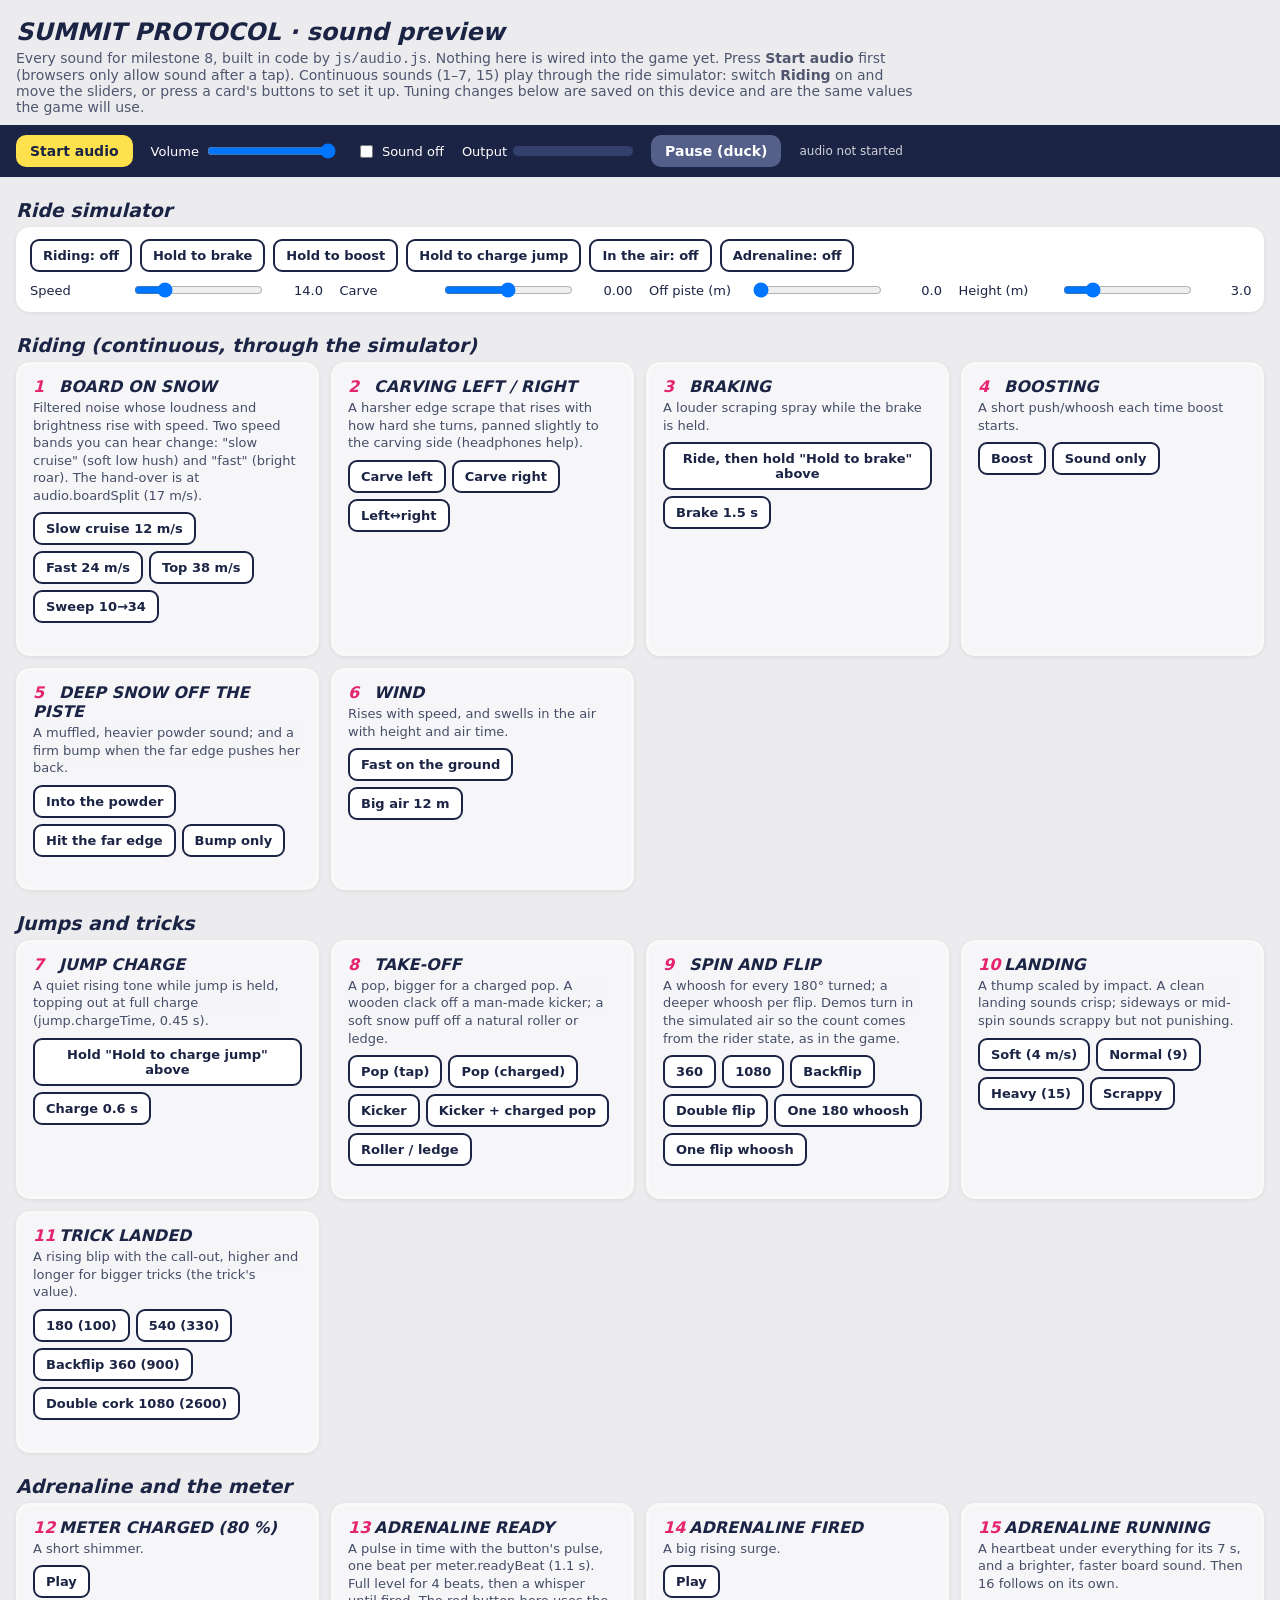
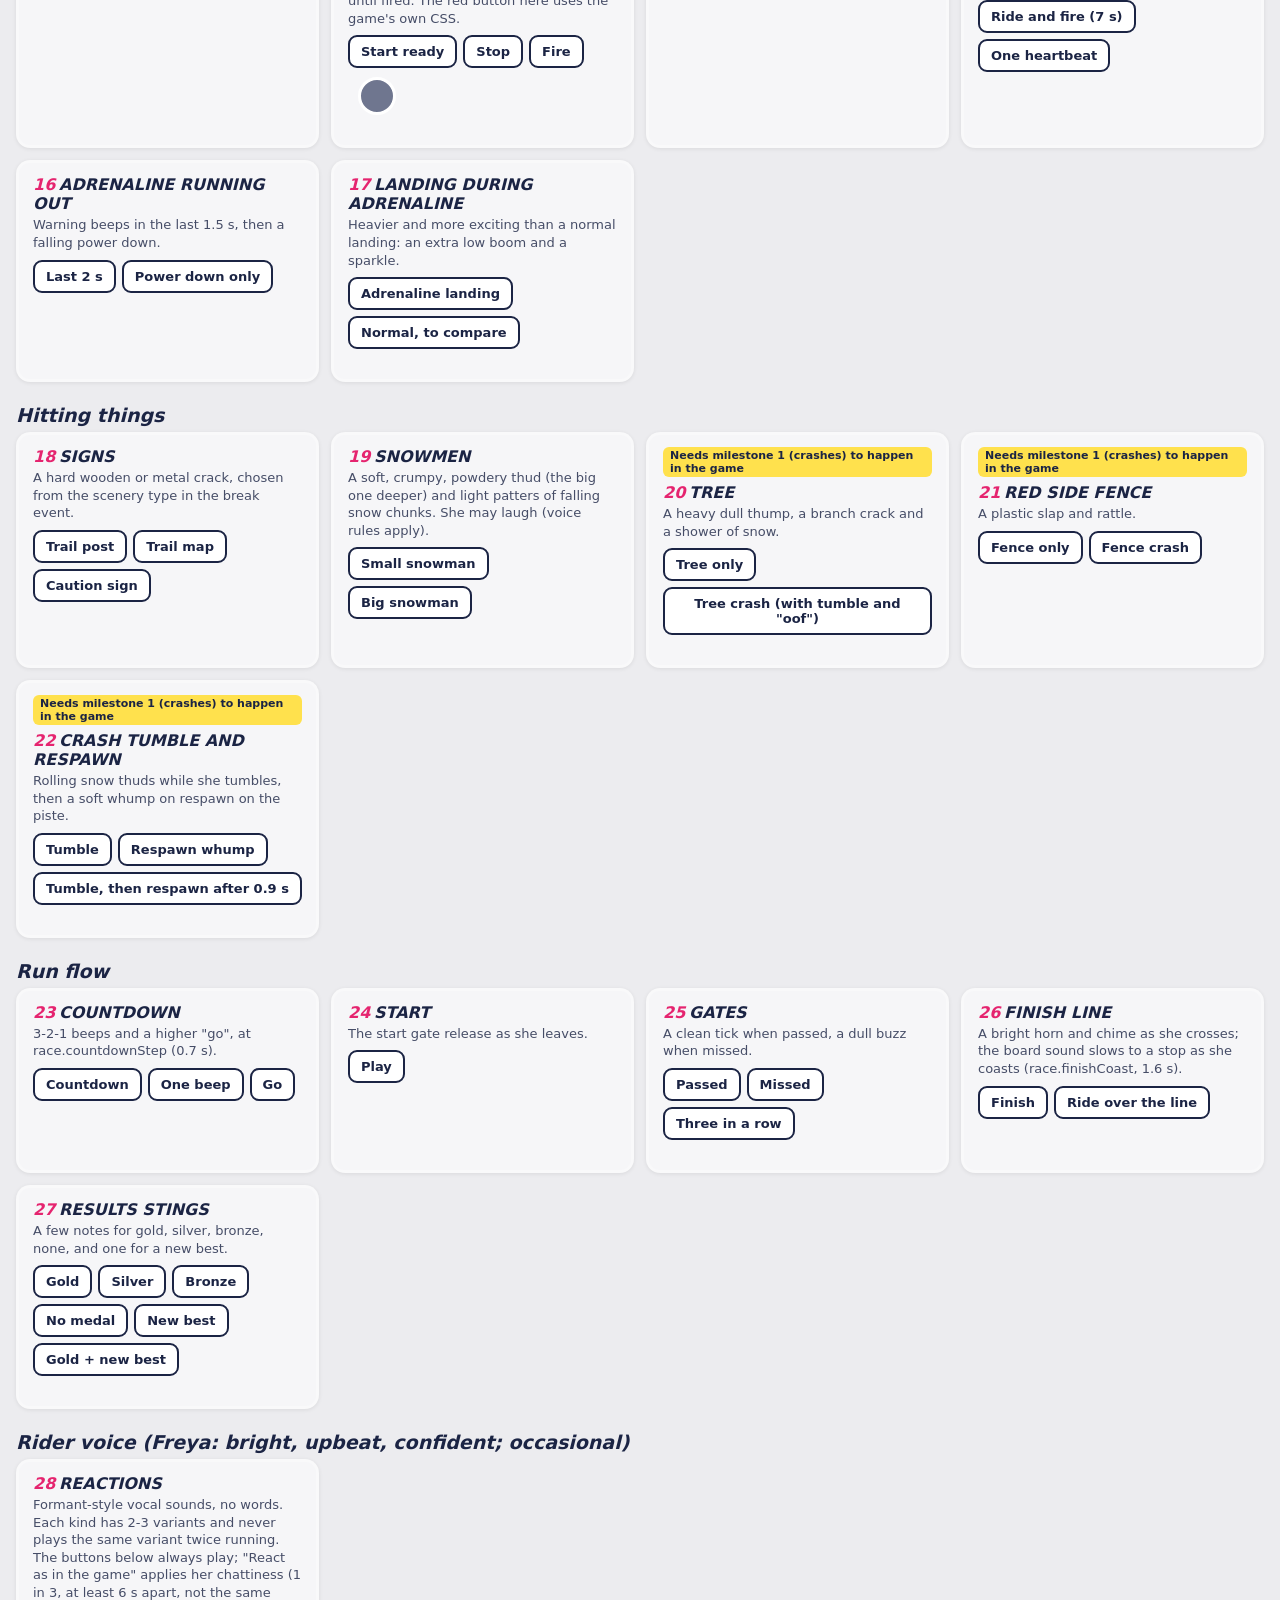
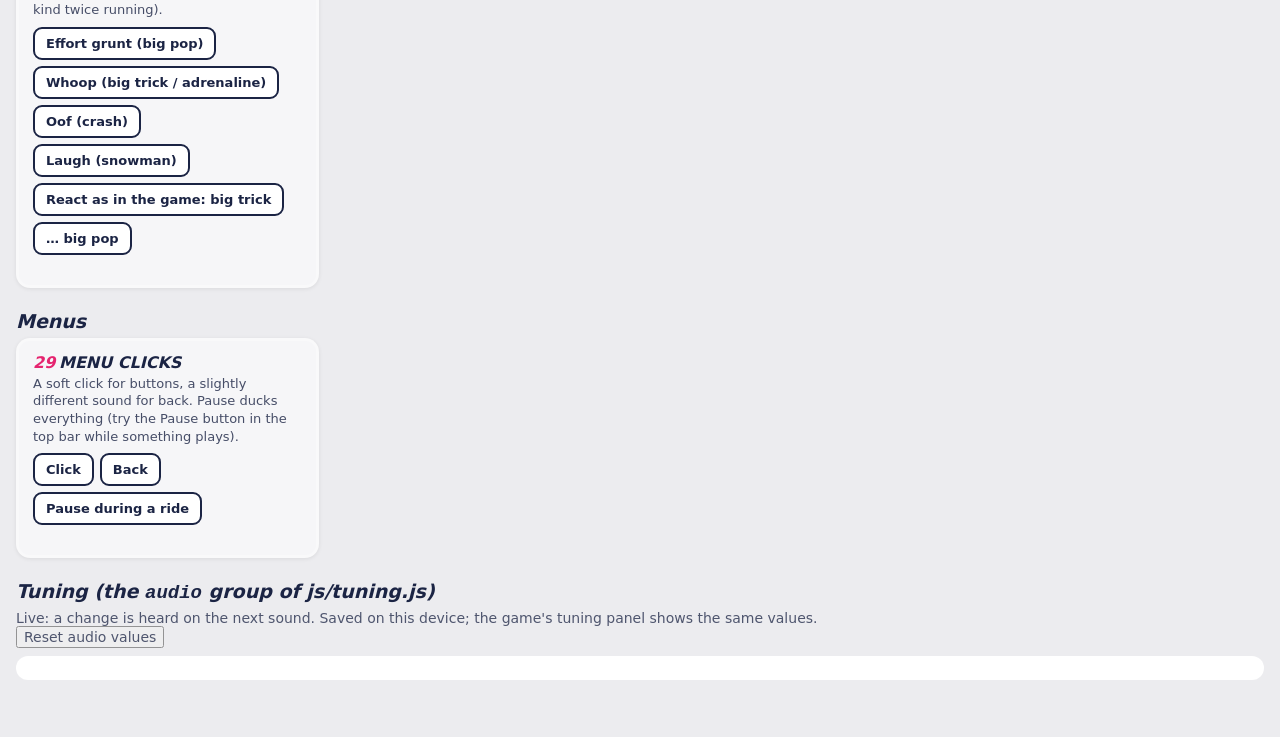
<file: spikes/sounds.html>
<!doctype html>
<html lang="en">
<head>
<meta charset="utf-8">
<meta name="viewport" content="width=device-width,initial-scale=1">
<title>Sound preview</title>
<link rel="stylesheet" href="../css/style.css">
<style>
  html,body{margin:0;background:#ececef;font-family:system-ui,sans-serif;color:#1b2444;overflow:auto;height:auto;position:static}
  body{padding-bottom:60px}
  h1{margin:0;padding:18px 16px 0;font:italic 900 24px system-ui,sans-serif}
  p.lead{margin:4px 16px 0;opacity:.75;font-size:14px;max-width:900px}
  .bar{position:sticky;top:0;z-index:5;display:flex;flex-wrap:wrap;gap:10px 18px;align-items:center;padding:10px 16px;margin-top:10px;background:#1b2444;color:#fff}
  .bar button{font:700 14px system-ui;padding:8px 14px;border-radius:10px;border:0;background:#ffe14d;color:#1b2444;cursor:pointer}
  .bar button.off{background:#55608a;color:#fff}
  .bar label{font-size:13px;display:flex;align-items:center;gap:6px}
  .peak{width:120px;height:10px;background:#33406e;border-radius:5px;overflow:hidden}
  .peak i{display:block;height:100%;width:0;background:#4cd964;transition:width .05s}
  h2.group{margin:22px 16px 6px;font:italic 900 19px system-ui}
  .grid{display:grid;grid-template-columns:repeat(auto-fill,minmax(300px,1fr));gap:12px;margin:0 16px}
  .card{background:#f6f6f8;border-radius:14px;padding:12px 14px;box-shadow:0 1px 4px rgba(0,0,0,.08)}
  .card h3{margin:0 0 3px;font-size:16px}
  .card h3 b{display:inline-block;min-width:26px;color:#e5246f}
  .card p{margin:0 0 8px;font-size:13px;opacity:.8}
  .card .tag{display:inline-block;font-size:11px;font-weight:700;padding:2px 7px;border-radius:6px;background:#ffe14d;margin-bottom:6px}
  .card .btns{display:flex;flex-wrap:wrap;gap:6px}
  .card button{font:600 13px system-ui;padding:7px 11px;border-radius:9px;border:2px solid #1b2444;background:#fff;color:#1b2444;cursor:pointer}
  .card button:active,.card button.on{background:#1b2444;color:#fff}
  .card .out{font-size:12px;opacity:.75;margin-top:6px;min-height:1em}
  .sim{margin:0 16px;background:#fff;border-radius:14px;padding:12px 14px;box-shadow:0 1px 4px rgba(0,0,0,.08);display:grid;grid-template-columns:repeat(auto-fill,minmax(230px,1fr));gap:8px 18px}
  .sim label{font-size:13px;display:grid;grid-template-columns:96px 1fr 52px;align-items:center;gap:6px}
  .sim label output{font-variant-numeric:tabular-nums;text-align:right}
  .sim .row{display:flex;gap:8px;flex-wrap:wrap;align-items:center;grid-column:1/-1}
  .sim button{font:600 13px system-ui;padding:7px 11px;border-radius:9px;border:2px solid #1b2444;background:#fff;cursor:pointer}
  .sim button.on{background:#1b2444;color:#fff}
  .mockadr{display:inline-block;margin:6px 4px 0 10px;vertical-align:middle}
  .mockadr #btn-adrenaline{display:block}
  .tune{margin:0 16px;columns:300px;column-gap:20px;background:#fff;border-radius:14px;padding:12px 14px}
  .tune label{display:grid;grid-template-columns:1fr 80px;gap:6px;font-size:12px;margin:2px 0;break-inside:avoid}
  .tune label span small{display:block;opacity:.6}
  .tune label.changed span{color:#e5246f;font-weight:700}
  .tune input{width:76px}
  .tune h4{margin:10px 0 2px;font-size:13px;break-after:avoid}
</style>
</head>
<body>
<h1>SUMMIT PROTOCOL · sound preview</h1>
<p class="lead">Every sound for milestone 8, built in code by <code>js/audio.js</code>. Nothing here is wired into the game yet. Press <b>Start audio</b> first (browsers only allow sound after a tap). Continuous sounds (1–7, 15) play through the ride simulator: switch <b>Riding</b> on and move the sliders, or press a card's buttons to set it up. Tuning changes below are saved on this device and are the same values the game will use.</p>

<div class="bar">
  <button id="start">Start audio</button>
  <label>Volume <input id="vol" type="range" min="0" max="1" step="0.01" value="1"></label>
  <label><input id="mute" type="checkbox"> Sound off</label>
  <label>Output <span class="peak"><i id="peak"></i></span></label>
  <button id="pause" class="off">Pause (duck)</button>
  <span id="status" style="font-size:12px;opacity:.8">audio not started</span>
</div>

<h2 class="group">Ride simulator</h2>
<div class="sim">
  <div class="row">
    <button id="ride">Riding: off</button>
    <button id="hold-brake">Hold to brake</button>
    <button id="hold-boost">Hold to boost</button>
    <button id="hold-jump">Hold to charge jump</button>
    <button id="air">In the air: off</button>
    <button id="adr">Adrenaline: off</button>
  </div>
  <label>Speed <input id="speed" type="range" min="7" max="42" step="0.5" value="14"><output></output></label>
  <label>Carve <input id="steer" type="range" min="-1" max="1" step="0.02" value="0"><output></output></label>
  <label>Off piste (m) <input id="out" type="range" min="0" max="11" step="0.1" value="0"><output></output></label>
  <label>Height (m) <input id="height" type="range" min="0" max="15" step="0.1" value="3"><output></output></label>
</div>

<div id="cards"></div>

<h2 class="group">Tuning (the <code>audio</code> group of js/tuning.js)</h2>
<p class="lead" style="margin-bottom:8px">Live: a change is heard on the next sound. Saved on this device; the game's tuning panel shows the same values. <button id="reset-tune">Reset audio values</button></p>
<div class="tune" id="tune"></div>

<script type="module">
import { T, DEFAULTS, setTuning } from '../js/tuning.js';
import { RIDERS } from '../js/data/riders.js';
import { createAudio } from '../js/audio.js';

const audio = createAudio();
audio.setRider(RIDERS[0]);
window.audio = audio;
const $ = (id) => document.getElementById(id);

// ------------------------------------------------------------ simulated rider
const sim = {
  speed: 14, heading: 0, steer: 0, braking: false, boosting: false, out: 0,
  air: false, airTime: 0, spin: 0, flip: 0, charging: false, charge: 0,
};
const info = { phase: 'menu', height: 3, meter: 'idle', adrenalineLeft: 0 };
let riding = false, airOn = false, adrOn = false;
let spinAnim = null, flipAnim = null;

function setRiding(on) { riding = on; $('ride').textContent = `Riding: ${on ? 'on' : 'off'}`; $('ride').classList.toggle('on', on); }
function setAir(on) { airOn = on; $('air').textContent = `In the air: ${on ? 'on' : 'off'}`; $('air').classList.toggle('on', on); if (on) sim.airTime = 0; }
function slider(id, fn) {
  const el = $(id), out = el.parentElement.querySelector('output');
  const apply = () => { out.textContent = (+el.value).toFixed(id === 'steer' ? 2 : 1); fn(+el.value); };
  el.addEventListener('input', apply); apply();
  return (v) => { el.value = v; apply(); };
}
const setSpeed = slider('speed', (v) => { sim.speed = v; });
const setSteer = slider('steer', (v) => { sim.steer = v; });
const setOut = slider('out', (v) => { sim.out = v; });
const setHeight = slider('height', (v) => { info.height = v; });

function hold(id, on, off) {
  const b = $(id);
  const down = (e) => { e.preventDefault(); ensure(); b.classList.add('on'); on(); };
  const up = () => { if (b.classList.contains('on')) { b.classList.remove('on'); off(); } };
  b.addEventListener('pointerdown', down); b.addEventListener('pointerup', up); b.addEventListener('pointerleave', up); b.addEventListener('pointercancel', up);
}
hold('hold-brake', () => { setRiding(true); sim.braking = true; }, () => { sim.braking = false; });
hold('hold-boost', () => { setRiding(true); sim.boosting = true; }, () => { sim.boosting = false; });
hold('hold-jump', () => { setRiding(true); sim.charging = true; sim.charge = 0; }, () => { sim.charging = false; sim.charge = 0; });
$('ride').onclick = () => { ensure(); setRiding(!riding); };
$('air').onclick = () => { ensure(); setRiding(true); setAir(!airOn); };
$('adr').onclick = () => { ensure(); setRiding(true); if (info.meter === 'adrenaline') { info.adrenalineLeft = 0; } else fireAdrenaline(); };

function fireAdrenaline() {
  setReady(false);
  info.meter = 'adrenaline'; info.adrenalineLeft = T.meter.adrenalineTime;
  audio.event({ type: 'adrenaline' });
}
function setReady(on) {
  info.meter = on ? 'full' : info.meter === 'full' ? 'idle' : info.meter;
  document.querySelector('.mockadr')?.classList.toggle('meter-full', on);
  document.querySelectorAll('[data-ready]').forEach((b) => b.classList.toggle('on', on));
}

// ------------------------------------------------------------ audio start / bar
let started = false;
function ensure() {
  if (!started) {
    audio.unlock(); started = true;
    $('start').textContent = 'Audio on'; $('start').classList.add('off');
  } else audio.resume();
}
$('start').onclick = ensure;
$('vol').oninput = (e) => audio.setVolume(+e.target.value);
$('mute').onchange = (e) => audio.setEnabled(!e.target.checked);
let paused = false;
$('pause').onclick = () => { paused = !paused; audio.setPaused(paused); $('pause').textContent = paused ? 'Resume' : 'Pause (duck)'; $('pause').classList.toggle('off', !paused); };
document.addEventListener('visibilitychange', () => { if (!document.hidden) audio.resume(); });

// ------------------------------------------------------------ the sound list
// [number, title, the owner's description, buttons [label, action], tag]
const play = (name, opts) => () => { ensure(); const r = audio.test(name, opts); return r; };
const ride = (o) => () => { ensure(); setRiding(true); setAir(false); sim.braking = false; sim.boosting = false; if (o.speed != null) setSpeed(o.speed); setSteer(o.steer ?? 0); setOut(o.out ?? 0); };
const later = (ms, fn) => setTimeout(fn, ms);
const M1 = 'Needs milestone 1 (crashes) to happen in the game';

function spinDemo(halves) { return () => { ensure(); setRiding(true); setAir(true); setHeight(5); spinAnim = { t: 0, total: halves * Math.PI, dur: 0.28 * halves }; sim.spin = 0; }; }
function flipDemo(flips) { return () => { ensure(); setRiding(true); setAir(true); setHeight(7); flipAnim = { t: 0, total: flips * Math.PI * 2, dur: 0.84 * flips }; sim.flip = 0; }; }
function countdown() {
  ensure(); const s = T.race.countdownStep * 1000;
  [3, 2, 1, 0].forEach((n, i) => later(i * s, () => audio.event({ type: 'count', n })));
  later(3 * s + 30, () => audio.event({ type: 'start' }));
}

const GROUPS = [
  ['Riding (continuous, through the simulator)', [
    [1, 'Board on snow', 'Filtered noise whose loudness and brightness rise with speed. Two speed bands you can hear change: "slow cruise" (soft low hush) and "fast" (bright roar). The hand-over is at audio.boardSplit (17 m/s).',
      [['Slow cruise 12 m/s', ride({ speed: 12 })], ['Fast 24 m/s', ride({ speed: 24 })], ['Top 38 m/s', ride({ speed: 38 })], ['Sweep 10→34', () => { ride({ speed: 10 })(); sweep('speed', 10, 34, 6000); }]]],
    [2, 'Carving left / right', 'A harsher edge scrape that rises with how hard she turns, panned slightly to the carving side (headphones help).',
      [['Carve left', ride({ speed: 20, steer: -0.9 })], ['Carve right', ride({ speed: 20, steer: 0.9 })], ['Left↔right', () => { ride({ speed: 20 })(); sweep('steer', -1, 1, 3000, true); }]]],
    [3, 'Braking', 'A louder scraping spray while the brake is held.',
      [['Ride, then hold "Hold to brake" above', ride({ speed: 24 })], ['Brake 1.5 s', () => { ride({ speed: 24 })(); sim.braking = true; later(1500, () => { sim.braking = false; }); }]]],
    [4, 'Boosting', 'A short push/whoosh each time boost starts.',
      [['Boost', () => { ride({ speed: 16 })(); sim.boosting = true; later(400, () => { sim.boosting = false; }); }], ['Sound only', play('boost')]]],
    [5, 'Deep snow off the piste', 'A muffled, heavier powder sound; and a firm bump when the far edge pushes her back.',
      [['Into the powder', () => { ride({ speed: 16 })(); sweep('out', 0, 5, 1500); }], ['Hit the far edge', () => { ride({ speed: 16, out: 6 })(); later(500, () => setOut(9.5)); later(1300, () => setOut(6)); }], ['Bump only', play('edgeBump')]]],
    [6, 'Wind', 'Rises with speed, and swells in the air with height and air time.',
      [['Fast on the ground', ride({ speed: 36 })], ['Big air 12 m', () => { ride({ speed: 26 })(); setHeight(12); setAir(true); later(2500, () => setAir(false)); }]]],
  ]],
  ['Jumps and tricks', [
    [7, 'Jump charge', 'A quiet rising tone while jump is held, topping out at full charge (jump.chargeTime, 0.45 s).',
      [['Hold "Hold to charge jump" above', ride({ speed: 18 })], ['Charge 0.6 s', () => { ride({ speed: 18 })(); sim.charging = true; sim.charge = 0; later(600, () => { sim.charging = false; sim.charge = 0; audio.event({ type: 'takeoff', popped: true, charge: 1, surface: 'snow' }); }); }]]],
    [8, 'Take-off', 'A pop, bigger for a charged pop. A wooden clack off a man-made kicker; a soft snow puff off a natural roller or ledge.',
      [['Pop (tap)', play('pop', { charge: 0 })], ['Pop (charged)', play('pop', { charge: 1 })], ['Kicker', play('popKicker', { charge: 0 })], ['Kicker + charged pop', play('popKicker', { charge: 1 })], ['Roller / ledge', play('popNatural', { charge: 0 })]]],
    [9, 'Spin and flip', 'A whoosh for every 180° turned; a deeper whoosh per flip. Demos turn in the simulated air so the count comes from the rider state, as in the game.',
      [['360', spinDemo(2)], ['1080', spinDemo(6)], ['Backflip', flipDemo(1)], ['Double flip', flipDemo(2)], ['One 180 whoosh', play('spin')], ['One flip whoosh', play('flip')]]],
    [10, 'Landing', 'A thump scaled by impact. A clean landing sounds crisp; sideways or mid-spin sounds scrappy but not punishing.',
      [['Soft (4 m/s)', play('land', { impact: 4 })], ['Normal (9)', play('land', { impact: 9 })], ['Heavy (15)', play('land', { impact: 15 })], ['Scrappy', play('land', { impact: 9, sloppy: 0.5 })]]],
    [11, 'Trick landed', 'A rising blip with the call-out, higher and longer for bigger tricks (the trick\'s value).',
      [['180 (100)', play('trick', { value: 100 })], ['540 (330)', play('trick', { value: 330 })], ['Backflip 360 (900)', play('trick', { value: 900 })], ['Double cork 1080 (2600)', play('trick', { value: 2600 })]]],
  ]],
  ['Adrenaline and the meter', [
    [12, 'Meter charged (80 %)', 'A short shimmer.', [['Play', play('charged')]]],
    [13, 'Adrenaline ready', 'A pulse in time with the button\'s pulse, one beat per meter.readyBeat (1.1 s). Full level for 4 beats, then a whisper until fired. The red button here uses the game\'s own CSS.',
      [['Start ready', () => { ensure(); setRiding(true); setReady(true); }], ['Stop', () => setReady(false)], ['Fire', () => { ensure(); setRiding(true); fireAdrenaline(); }]], null, true],
    [14, 'Adrenaline fired', 'A big rising surge.', [['Play', play('surge')]]],
    [15, 'Adrenaline running', 'A heartbeat under everything for its 7 s, and a brighter, faster board sound. Then 16 follows on its own.',
      [['Ride and fire (7 s)', () => { ensure(); ride({ speed: 24 })(); fireAdrenaline(); }], ['One heartbeat', play('heartbeat')]]],
    [16, 'Adrenaline running out', 'Warning beeps in the last 1.5 s, then a falling power down.',
      [['Last 2 s', () => { ensure(); ride({ speed: 24 })(); info.meter = 'adrenaline'; info.adrenalineLeft = 2; }], ['Power down only', play('powerDown')]]],
    [17, 'Landing during adrenaline', 'Heavier and more exciting than a normal landing: an extra low boom and a sparkle.',
      [['Adrenaline landing', play('landAdrenaline', { impact: 10 })], ['Normal, to compare', play('land', { impact: 10 })]]],
  ]],
  ['Hitting things', [
    [18, 'Signs', 'A hard wooden or metal crack, chosen from the scenery type in the break event.',
      [['Trail post', () => { ensure(); audio.event({ type: 'break', item: { type: 'trailpost' } }); }], ['Trail map', () => { ensure(); audio.event({ type: 'break', item: { type: 'trailmap' } }); }], ['Caution sign', () => { ensure(); audio.event({ type: 'break', item: { type: 'caution' } }); }]]],
    [19, 'Snowmen', 'A soft, crumpy, powdery thud (the big one deeper) and light patters of falling snow chunks. She may laugh (voice rules apply).',
      [['Small snowman', () => { ensure(); audio.event({ type: 'break', item: { type: 'snowman-small' } }); }], ['Big snowman', () => { ensure(); audio.event({ type: 'break', item: { type: 'snowman-big' } }); }]]],
    [20, 'Tree', 'A heavy dull thump, a branch crack and a shower of snow.', [['Tree only', play('tree')], ['Tree crash (with tumble and "oof")', () => { ensure(); audio.event({ type: 'crash', obstacle: 'tree' }); }]], M1],
    [21, 'Red side fence', 'A plastic slap and rattle.', [['Fence only', play('fence')], ['Fence crash', () => { ensure(); audio.event({ type: 'crash', obstacle: 'fence' }); }]], M1],
    [22, 'Crash tumble and respawn', 'Rolling snow thuds while she tumbles, then a soft whump on respawn on the piste.',
      [['Tumble', play('tumble')], ['Respawn whump', play('respawn')], ['Tumble, then respawn after 0.9 s', () => { ensure(); audio.test('tumble'); later(900, () => audio.event({ type: 'respawn' })); }]], M1],
  ]],
  ['Run flow', [
    [23, 'Countdown', '3-2-1 beeps and a higher "go", at race.countdownStep (0.7 s).', [['Countdown', countdown], ['One beep', play('count')], ['Go', play('go')]]],
    [24, 'Start', 'The start gate release as she leaves.', [['Play', play('start')]]],
    [25, 'Gates', 'A clean tick when passed, a dull buzz when missed.', [['Passed', play('gate')], ['Missed', play('gateMiss')], ['Three in a row', () => { ensure(); [true, true, false].forEach((p, i) => later(i * 600, () => audio.event({ type: 'gate', passed: p }))); }]]],
    [26, 'Finish line', 'A bright horn and chime as she crosses; the board sound slows to a stop as she coasts (race.finishCoast, 1.6 s).',
      [['Finish', play('finish')], ['Ride over the line', () => { ensure(); ride({ speed: 26 })(); later(1200, () => { info.phase = 'finished'; audio.event({ type: 'finish' }); sim.braking = true; }); later(1200 + T.race.finishCoast * 1000 + 200, () => { setRiding(false); sim.braking = false; }); }]]],
    [27, 'Results stings', 'A few notes for gold, silver, bronze, none, and one for a new best.',
      [['Gold', play('stingGold')], ['Silver', play('stingSilver')], ['Bronze', play('stingBronze')], ['No medal', play('stingNone')], ['New best', play('stingBest')], ['Gold + new best', () => { ensure(); audio.event({ type: 'results', medal: 'gold', newBest: true }); }]]],
  ]],
  ['Rider voice (Freya: bright, upbeat, confident; occasional)', [
    [28, 'Reactions', 'Formant-style vocal sounds, no words. Each kind has 2-3 variants and never plays the same variant twice running. The buttons below always play; "React as in the game" applies her chattiness (1 in 3, at least 6 s apart, not the same kind twice running).',
      [['Effort grunt (big pop)', play('voice.grunt')], ['Whoop (big trick / adrenaline)', play('voice.whoop')], ['Oof (crash)', play('voice.oof')], ['Laugh (snowman)', play('voice.laugh')],
       ['React as in the game: big trick', (b) => { ensure(); const r = audio.react('whoop'); return r ? `she reacted (${r})` : 'she stayed quiet this time'; }],
       ['… big pop', () => { ensure(); const r = audio.react('grunt'); return r ? `she reacted (${r})` : 'she stayed quiet this time'; }]]],
  ]],
  ['Menus', [
    [29, 'Menu clicks', 'A soft click for buttons, a slightly different sound for back. Pause ducks everything (try the Pause button in the top bar while something plays).',
      [['Click', () => { ensure(); audio.ui('click'); }], ['Back', () => { ensure(); audio.ui('back'); }], ['Pause during a ride', () => { ensure(); ride({ speed: 26 })(); later(1000, () => $('pause').click()); later(2500, () => $('pause').click()); }]]],
  ]],
];

const host = $('cards');
for (const [title, items] of GROUPS) {
  const h = document.createElement('h2'); h.className = 'group'; h.textContent = title; host.appendChild(h);
  const grid = document.createElement('div'); grid.className = 'grid'; host.appendChild(grid);
  for (const [n, name, desc, btns, tag, mock] of items) {
    const c = document.createElement('div'); c.className = 'card';
    c.innerHTML = `${tag ? `<span class="tag">${tag}</span>` : ''}<h3><b>${n}</b>${name}</h3><p>${desc}</p><div class="btns"></div><div class="out"></div>`;
    const out = c.querySelector('.out');
    for (const [label, fn] of btns) {
      const b = document.createElement('button'); b.textContent = label;
      if (label === 'Start ready') b.dataset.ready = '';
      b.addEventListener('click', () => { const r = fn(b); out.textContent = typeof r === 'string' && r.includes(' ') ? r : ''; });
      c.querySelector('.btns').appendChild(b);
    }
    if (mock) {
      const m = document.createElement('span'); m.className = 'mockadr';
      m.innerHTML = '<button id="btn-adrenaline" aria-label="adrenaline (preview)"></button>';
      c.querySelector('.btns').appendChild(m);
    }
    grid.appendChild(c);
  }
}
// the mock button uses the game CSS selector body.meter-full #btn-adrenaline
document.documentElement.style.setProperty('--adr-beat', `${T.meter.readyBeat}s`);
const readyObserver = () => document.body.classList.toggle('meter-full', info.meter === 'full');

// slider sweeps for demos
function sweep(id, a, b, ms, back = false) {
  const set = { speed: setSpeed, steer: setSteer, out: setOut }[id];
  const t0 = performance.now();
  const stepF = () => {
    let k = (performance.now() - t0) / ms;
    if (k >= 1) { set(back ? 0 : b); return; }
    set(back ? a + (b - a) * (k < 0.5 ? k * 2 : 2 - k * 2) : a + (b - a) * k);
    requestAnimationFrame(stepF);
  };
  stepF();
}

// ------------------------------------------------------------ frame loop
let last = performance.now();
function frame(now) {
  const dt = Math.min(0.1, (now - last) / 1000); last = now;
  sim.heading = sim.steer * T.ride.maxHeading;
  if (sim.charging) sim.charge = Math.min(1, sim.charge + dt / T.jump.chargeTime);
  const wasAir = sim.air;
  sim.air = airOn || !!spinAnim || !!flipAnim;
  if (sim.air) sim.airTime += dt; else sim.airTime = 0;
  if (!sim.air && wasAir) { audio.event({ type: 'land', impact: 9, trick: { name: '' } }); sim.spin = 0; sim.flip = 0; }
  if (spinAnim) { spinAnim.t += dt; sim.spin = spinAnim.total * Math.min(1, spinAnim.t / spinAnim.dur); if (spinAnim.t >= spinAnim.dur + 0.15) spinAnim = null; }
  if (flipAnim) { flipAnim.t += dt; sim.flip = -flipAnim.total * Math.min(1, flipAnim.t / flipAnim.dur); if (flipAnim.t >= flipAnim.dur + 0.15) flipAnim = null; }
  if (info.meter === 'adrenaline') {
    info.adrenalineLeft = Math.max(0, info.adrenalineLeft - dt);
    if (info.adrenalineLeft <= 0) info.meter = 'idle';
  }
  if (info.phase !== 'finished') info.phase = riding ? 'riding' : 'menu';
  else if (!riding) info.phase = 'menu';
  $('adr').textContent = `Adrenaline: ${info.meter === 'adrenaline' ? info.adrenalineLeft.toFixed(1) + ' s' : info.meter === 'full' ? 'ready' : 'off'}`;
  $('adr').classList.toggle('on', info.meter === 'adrenaline');
  readyObserver();
  audio.update(dt, sim, info);
  const p = audio.peak();
  $('peak').style.width = `${Math.min(100, p * 100)}%`;
  $('peak').style.background = p > 0.98 ? '#ff3b30' : '#4cd964';
  if (started) $('status').textContent = `${audio.ctx.state} · ${audio.playing} one-shots · peak ${p.toFixed(2)}`;
  requestAnimationFrame(frame);
}
requestAnimationFrame(frame);

// ------------------------------------------------------------ tuning
function buildTune() {
  const host = $('tune'); host.innerHTML = '';
  const src = document.createElement('div');
  for (const [key, def] of Object.entries(DEFAULTS.audio)) {
    const l = document.createElement('label');
    l.innerHTML = `<span>${key}</span><input type="number" step="${Math.abs(def) < 1 ? 0.01 : Math.abs(def) < 50 ? 0.1 : 10}" value="${T.audio[key]}">`;
    l.classList.toggle('changed', T.audio[key] !== def);
    l.querySelector('input').addEventListener('input', (e) => { const v = parseFloat(e.target.value); if (Number.isFinite(v)) { setTuning('audio', key, v); l.classList.toggle('changed', v !== def); } });
    host.appendChild(l);
  }
  const rb = document.createElement('label');
  rb.innerHTML = `<span>meter.readyBeat <small>shared with the button's CSS pulse</small></span><input type="number" step="0.05" value="${T.meter.readyBeat}">`;
  rb.querySelector('input').addEventListener('input', (e) => { const v = parseFloat(e.target.value); if (v > 0.2) { setTuning('meter', 'readyBeat', v); document.documentElement.style.setProperty('--adr-beat', `${v}s`); } });
  host.prepend(rb);
}
buildTune();
$('reset-tune').onclick = () => { for (const k of Object.keys(DEFAULTS.audio)) setTuning('audio', k, DEFAULTS.audio[k]); setTuning('meter', 'readyBeat', DEFAULTS.meter.readyBeat); buildTune(); };
</script>
</body>
</html>
</file>
<file: css/style.css>
/* Summit Protocol. System fonts only; animate only transform and opacity. */
:root {
  --adr-beat: 1.1s;   /* overwritten at start-up from meter.readyBeat */
  --ink: #16224a;
  --ink-2: #22326b;
  --hot: #ffe14d;
  --pink: #e5246f;
  --blue: #2f6fe4;
  --red: #e0362c;
  --safe-l: env(safe-area-inset-left, 0px);
  --safe-r: env(safe-area-inset-right, 0px);
  --safe-t: env(safe-area-inset-top, 0px);
  --safe-b: env(safe-area-inset-bottom, 0px);
  --display: italic 900 1em "Arial Black", "Segoe UI Black", system-ui, sans-serif;
}
* { box-sizing: border-box; }
html, body { margin: 0; height: 100%; overflow: hidden; background: #dfe7f3; font-family: system-ui, sans-serif;
  touch-action: none; user-select: none; -webkit-user-select: none; -webkit-touch-callout: none; overscroll-behavior: none; }
button { font: inherit; color: inherit; cursor: pointer; -webkit-tap-highlight-color: transparent; }
#view { position: fixed; inset: 0; width: 100%; height: 100%; display: block; }

/* ---- in-run display ---- */
#hud { position: fixed; inset: 0; pointer-events: none; color: #fff; text-shadow: 0 2px 0 rgba(22, 34, 74, .55); }
body.in-menu #hud, body.in-menu #touch { display: none; }
#hud-speed { position: absolute; left: calc(60px + var(--safe-l)); bottom: calc(12px + var(--safe-b)); font: var(--display); font-size: 34px; line-height: 1; }
#hud-speed small { font-size: 14px; margin-left: 4px; }
#hud-air { position: absolute; left: 0; right: 0; bottom: calc(10px + var(--safe-b)); text-align: center; font-weight: 700; font-size: 13px; }
#hud-top { position: absolute; right: calc(14px + var(--safe-r)); top: calc(8px + var(--safe-t)); display: flex; gap: 18px; text-align: right; }
#hud-top div { font: var(--display); font-size: 22px; line-height: 1.05; }
#hud-top small { display: block; font: 800 10px system-ui, sans-serif; letter-spacing: 1.5px; opacity: .9; }
#hud-top .bad { color: #ff8f7d; }
#btn-pause { position: absolute; left: calc(84px + var(--safe-l)); top: calc(8px + var(--safe-t)); width: 38px; height: 38px; border-radius: 10px;
  border: 2px solid #fff; background: rgba(22, 34, 74, .45); font: 900 14px system-ui, sans-serif; pointer-events: auto; padding: 0; }

#callout { position: absolute; left: 0; right: 0; top: 30%; text-align: center; font: var(--display); font-size: clamp(30px, 9vh, 64px);
  color: var(--hot); -webkit-text-stroke: 2px var(--pink); text-shadow: 0 4px 0 var(--ink); opacity: 0; transform: scale(.6) skewX(-6deg); }
#callout.show { animation: callout 1.5s ease-out both; }
#flash { position: absolute; left: 0; right: 0; top: 50%; text-align: center; font: var(--display); font-size: clamp(18px, 5.5vh, 34px); opacity: 0; }
#flash.show { animation: callout 1.3s ease-out both; }
#flash.bad { color: #ff5a48; -webkit-text-stroke: 1px #fff; }
#flash.good { color: #7dffb0; }
@keyframes callout {
  0% { opacity: 0; transform: scale(.5) skewX(-6deg); }
  12% { opacity: 1; transform: scale(1.15) skewX(-6deg); }
  22% { transform: scale(1) skewX(-6deg); }
  75% { opacity: 1; transform: scale(1) skewX(-6deg); }
  100% { opacity: 0; transform: scale(1.05) translateY(-12px) skewX(-6deg); }
}
#countdown { position: absolute; inset: 0; display: grid; place-items: center; font: var(--display); font-size: clamp(70px, 30vh, 160px);
  color: var(--hot); -webkit-text-stroke: 3px var(--pink); text-shadow: 0 6px 0 var(--ink); }
#charge { position: absolute; left: 50%; top: 9%; width: 120px; height: 8px; margin-left: -60px; border-radius: 4px; background: rgba(22, 34, 74, .35); opacity: 0; overflow: hidden; }
#charge i { display: block; height: 100%; width: 100%; background: var(--hot); transform-origin: left; transform: scaleX(0); }

/* power meter: vertical bar on the left edge, with the 80% mark */
#meter-wrap { position: absolute; left: calc(10px + var(--safe-l)); bottom: calc(10px + var(--safe-b)); display: flex; flex-direction: column; align-items: center; }
#meter { position: relative; width: 18px; height: min(40vh, 170px); border: 3px solid #fff; border-bottom: 0; border-radius: 10px 10px 0 0; background: rgba(22, 34, 74, .5); overflow: hidden; }
/* the adrenaline button: a small circle joined to the bottom of the meter */
#btn-adrenaline { position: relative; width: 38px; height: 38px; margin-top: -3px; padding: 0; border-radius: 50%; border: 3px solid #fff;
  background: rgba(22, 34, 74, .6); pointer-events: auto; touch-action: none; }
#btn-adrenaline::before { content: ""; position: absolute; inset: -12px; border-radius: 50%; }                 /* larger touch area */
#btn-adrenaline::after { content: ""; position: absolute; inset: -3px; border-radius: 50%; border: 3px solid #ff3b30; opacity: 0; }
body.meter-full #btn-adrenaline, body.meter-adr #btn-adrenaline { background: #ff2d20; }
/* --adr-beat is set from js/tuning.js (meter.readyBeat) by main.js; the ready sound uses the same value */
body.meter-full #btn-adrenaline { animation: adr-pulse calc(var(--adr-beat) / 2) ease-in-out infinite alternate; }
body.meter-full #btn-adrenaline::after { animation: adr-ring var(--adr-beat) ease-out infinite; }
#btn-adrenaline.down { transform: scale(.9); }
@keyframes adr-pulse { from { transform: scale(1); } to { transform: scale(1.22); } }
@keyframes adr-ring { from { opacity: .9; transform: scale(1); } to { opacity: 0; transform: scale(2.1); } }
#meter-fill { position: absolute; inset: 0; background: var(--blue); transform-origin: bottom; transform: scaleY(0); }
#meter-mark { position: absolute; left: 0; right: 0; bottom: 80%; height: 2px; background: #fff; opacity: .9; }
#meter.charged #meter-fill { background: var(--hot); }
#meter.full #meter-fill, #meter.adrenaline #meter-fill { background: var(--pink); }

/* ---- touch buttons ---- */
#touch { display: none; position: fixed; right: calc(14px + var(--safe-r)); bottom: calc(14px + var(--safe-b)); gap: 10px; align-items: flex-end; }
@media (pointer: coarse) { #touch { display: flex; } }
.pad { width: 68px; height: 68px; border-radius: 50%; border: 3px solid #fff; background: rgba(22, 34, 74, .45); color: #fff;
  font: var(--display); font-size: 12px; touch-action: none; padding: 0; }
.pad.big { width: 92px; height: 92px; font-size: 16px; background: rgba(229, 36, 111, .7); }
.pad.down { transform: scale(.92); background: var(--hot); color: var(--ink); }

/* ---- menus ---- */
#menu { position: fixed; inset: 0; z-index: 20; color: #fff; display: none;
  background: linear-gradient(120deg, rgba(22, 34, 74, .94), rgba(34, 50, 107, .82) 55%, rgba(47, 111, 228, .55)); }
body.in-menu #menu { display: block; }
.screen { position: absolute; inset: 0; display: flex; flex-direction: column;
  padding: calc(10px + var(--safe-t)) calc(18px + var(--safe-r)) calc(12px + var(--safe-b)) calc(18px + var(--safe-l)); }
.screen[hidden] { display: none; }
.screen header { display: flex; align-items: center; gap: 14px; margin-bottom: 10px; flex: none; }
.screen h2 { margin: 0; font: var(--display); font-size: clamp(20px, 6vh, 30px); text-transform: uppercase; }
.crumb { margin-left: auto; font-weight: 800; font-size: 12px; letter-spacing: 1px; text-transform: uppercase; background: var(--hot); color: var(--ink); padding: 3px 10px; border-radius: 6px; transform: skewX(-8deg); }
.back { background: rgba(255, 255, 255, .14); border: 0; border-radius: 8px; padding: 7px 12px; font-weight: 700; }
.cta { background: var(--hot); color: var(--ink); border: 0; border-radius: 12px; padding: 12px 34px; font: var(--display); font-size: clamp(18px, 5.5vh, 26px);
  box-shadow: 0 5px 0 #b8990f; transform: skewX(-6deg); }
.cta:active { transform: skewX(-6deg) translateY(3px); }
.plain { background: rgba(255, 255, 255, .14); border: 0; border-radius: 10px; padding: 10px 20px; font-weight: 700; }
button:focus-visible { outline: 3px solid #fff; outline-offset: 2px; }

.title-block { margin: auto; text-align: center; }
.title-block h1 { margin: 0; font: var(--display); font-size: clamp(44px, 19vh, 110px); line-height: .88; letter-spacing: -1px; transform: skewX(-6deg); text-shadow: 0 6px 0 rgba(0, 0, 0, .3); }
.title-block h1 span { color: var(--hot); -webkit-text-stroke: 2px var(--pink); }
.title-block p { margin: 14px 0 20px; font-weight: 600; opacity: .9; }

.cards { flex: 1; min-height: 0; display: grid; gap: 12px; }
.cards.two { grid-template-columns: 1fr 1fr; }
.cards.six { grid-template-columns: repeat(3, 1fr); grid-template-rows: 1fr 1fr; }
.card { position: relative; text-align: left; border: 3px solid rgba(255, 255, 255, .25); border-radius: 16px; background: rgba(255, 255, 255, .1);
  padding: 12px 14px; display: flex; flex-direction: column; min-height: 0; overflow: hidden; }
.card:not(.locked):hover, .card.selected { border-color: var(--hot); background: rgba(255, 255, 255, .18); }
.card h3 { margin: 0 0 4px; font: var(--display); font-size: clamp(18px, 6vh, 30px); text-transform: uppercase; }
.card p { margin: 0; font-size: 13px; line-height: 1.35; opacity: .9; }
.card .best { margin-top: auto; padding-top: 8px; font-weight: 800; font-size: 13px; }
.card .best b { color: var(--hot); font: var(--display); font-size: 18px; margin-left: 6px; }
.card .num { position: absolute; right: 10px; top: 6px; font: var(--display); font-size: 34px; opacity: .22; }
.card.locked { opacity: .5; cursor: default; align-items: center; justify-content: center; text-align: center; border-style: dashed; }
.card.locked h3 { font-size: 15px; }
.card.locked p { font-size: 11px; letter-spacing: 1.5px; text-transform: uppercase; }
.card .icon { font: var(--display); font-size: clamp(30px, 12vh, 60px); color: var(--hot); line-height: 1; margin-bottom: 4px; }

.rider-layout { flex: 1; min-height: 0; display: grid; grid-template-columns: minmax(0, 1.5fr) minmax(0, 1fr); gap: 14px; }
#rider-card { display: flex; gap: 12px; border: 3px solid var(--hot); border-radius: 16px; background: rgba(255, 255, 255, .14); padding: 10px 14px; min-height: 0; }
#rider-card svg { height: 100%; width: auto; flex: none; }
#rider-card .info { flex: 1; min-width: 0; display: flex; flex-direction: column; justify-content: center; }
#rider-card h3 { margin: 0; font: var(--display); font-size: clamp(18px, 6vh, 28px); text-transform: uppercase; }
#rider-card em { font-size: 13px; opacity: .85; margin-bottom: 8px; }
.stat { display: grid; grid-template-columns: 62px 1fr; align-items: center; gap: 8px; font-size: 11px; font-weight: 800; letter-spacing: 1px; text-transform: uppercase; margin: 2px 0; }
.stat i { display: block; height: 9px; border-radius: 5px; background: rgba(255, 255, 255, .2); overflow: hidden; }
.stat i b { display: block; height: 100%; background: var(--hot); transform-origin: left; }
.kit { margin-top: 8px; font-size: 12px; opacity: .85; }
.rider-side { display: flex; flex-direction: column; gap: 12px; min-height: 0; }
.cards.slots { grid-template-columns: repeat(3, 1fr); }
.rider-side .cta { align-self: flex-end; }

.panel { margin: auto; background: rgba(16, 22, 48, .9); border: 3px solid rgba(255, 255, 255, .25); border-radius: 18px; padding: 16px 26px; text-align: center;
  display: flex; flex-direction: column; gap: 10px; align-items: center; min-width: min(300px, 80vw); max-height: 100%; }
.panel.wide { min-width: min(460px, 92vw); }
.panel .row { display: flex; gap: 12px; align-items: center; margin-top: 4px; }
#results-body { width: 100%; }
.res-big { font: var(--display); font-size: clamp(34px, 13vh, 60px); color: var(--hot); line-height: 1; }
.res-line { display: flex; justify-content: space-between; gap: 20px; font-weight: 700; font-size: 14px; padding: 2px 0; }
.res-line.bad { color: #ff8f7d; }
.medal { display: inline-block; font: var(--display); font-size: 16px; padding: 3px 14px; border-radius: 8px; transform: skewX(-8deg); margin: 6px 0 4px; color: var(--ink); }
.medal.gold { background: #ffd23d; } .medal.silver { background: #d6dde8; } .medal.bronze { background: #e09a5a; } .medal.none { background: rgba(255, 255, 255, .18); color: #fff; }
.targets { font-size: 12px; opacity: .8; margin-top: 4px; }
.newbest { color: #7dffb0; font-weight: 900; letter-spacing: 1px; }

/* ---- settings and controls ---- */
.title-block .plain { margin-top: 14px; }
.plain.small { margin-left: auto; padding: 6px 12px; font-size: 12px; }
.settings-body { flex: 1; min-height: 0; display: flex; flex-direction: column; }
.settings-body > h3 { margin: 0 0 6px; font: 800 12px system-ui, sans-serif; letter-spacing: 2px; text-transform: uppercase; opacity: .8; }
.settings-body .card h3 { font-size: clamp(15px, 4.6vh, 22px); }
.sound-row { display: flex; align-items: center; gap: 18px; margin-bottom: 10px; }
.sound-row .toggle { min-width: 120px; border: 3px solid #fff; border-radius: 10px; background: var(--hot); color: var(--ink); padding: 6px 14px; font-weight: 800; }
.sound-row .toggle[aria-pressed="false"] { background: transparent; color: #fff; }
.sound-row label { display: flex; align-items: center; gap: 10px; font-weight: 700; flex: 1; max-width: 360px; }
.sound-row input[type="range"] { flex: 1; accent-color: var(--hot); }
.sound-row input:disabled { opacity: .4; }
.gestures { flex: 1; min-height: 0; display: grid; grid-template-columns: repeat(3, 1fr); grid-auto-rows: 1fr; gap: 10px; }
.gesture { border: 2px solid rgba(255, 255, 255, .22); border-radius: 14px; background: rgba(255, 255, 255, .09); padding: 8px 12px;
  display: grid; grid-template-columns: 62px 1fr; column-gap: 10px; align-content: center; min-height: 0; }
.gesture svg { grid-row: span 2; width: 62px; height: auto; align-self: center; fill: none; stroke: var(--hot); stroke-width: 2.5; stroke-linecap: round; stroke-linejoin: round; }
.gesture svg text { fill: var(--hot); stroke: none; font: 900 8px system-ui, sans-serif; text-anchor: middle; }
.gesture svg text.sm { font-size: 5.5px; }
.gesture svg .hot { fill: #ff2d20; stroke: #fff; }
.gesture b { font: var(--display); font-size: 15px; text-transform: uppercase; align-self: end; }
.gesture span { font-size: 12px; line-height: 1.3; opacity: .9; }
#key-note { font-size: 12px; opacity: .85; margin-bottom: 8px; min-height: 16px; }
#key-note.warn { color: var(--hot); opacity: 1; font-weight: 700; }
#key-list { flex: 1; min-height: 0; display: grid; grid-template-columns: 1fr 1fr; grid-auto-rows: 1fr; gap: 6px 14px; }
.key-row { display: grid; grid-template-columns: 1fr auto; align-items: center; gap: 10px; border-radius: 10px; background: rgba(255, 255, 255, .09); padding: 4px 6px 4px 12px; min-height: 0; }
.key-row b { display: block; font-size: 14px; }
.key-row small { display: block; font-size: 11px; opacity: .75; }
.keycap { min-width: 92px; border: 2px solid #fff; border-bottom-width: 5px; border-radius: 8px; background: rgba(22, 34, 74, .7); padding: 5px 10px; font: 800 14px system-ui, sans-serif; }
.keycap.listening { background: var(--hot); color: var(--ink); border-color: #b8990f; }

/* ---- rotate prompt: phones in portrait ---- */
#rotate { display: none; position: fixed; inset: 0; background: var(--ink); color: #fff; place-items: center; text-align: center; padding: 24px; z-index: 50; }
#rotate b { display: block; font: var(--display); font-size: 26px; margin-bottom: 8px; }
@media (orientation: portrait) and (pointer: coarse) { #rotate { display: grid; } }

/* ---- tuning panel ---- */
#debug { position: fixed; top: 0; right: 0; bottom: 0; width: min(340px, 90vw); overflow-y: auto; background: rgba(16, 22, 48, .93); color: #fff;
  font-size: 12px; padding: 10px 12px calc(12px + var(--safe-b)); z-index: 40; touch-action: pan-y; user-select: text; -webkit-user-select: text; }
#debug h3 { margin: 12px 0 4px; font: var(--display); font-size: 14px; color: var(--hot); text-transform: uppercase; }
#debug label { display: flex; justify-content: space-between; align-items: center; gap: 8px; padding: 2px 0; }
#debug label.changed span { color: var(--hot); }
#debug input { width: 84px; background: #0b1024; color: #fff; border: 1px solid #44508a; border-radius: 4px; padding: 3px 5px; font: inherit; }
#debug .bar { display: flex; gap: 6px; flex-wrap: wrap; position: sticky; top: -10px; background: rgba(16, 22, 48, .98); padding: 8px 0; }
#debug button { background: var(--blue); color: #fff; border: 0; border-radius: 6px; padding: 6px 10px; font: inherit; font-weight: 700; }
#debug .fps { margin-left: auto; align-self: center; opacity: .8; }

@media (prefers-reduced-motion: reduce) {
  #callout.show, #flash.show { animation-duration: .01s; opacity: 1; }
  body.meter-full #btn-adrenaline, body.meter-full #btn-adrenaline::after { animation: none; }
}
</file>
<file: editor/editor.css>
/* Map editor. A desktop design tool: plain on purpose. System fonts only. */
* { box-sizing: border-box; }
html, body { height: 100%; margin: 0; }
body {
  display: grid; grid-template-rows: auto auto 1fr auto;
  font: 13px/1.4 system-ui, -apple-system, 'Segoe UI', sans-serif; color: #22303c; background: #eef2f6;
}
body.dropping::after {
  content: 'Drop the map file to open it'; position: fixed; inset: 0; z-index: 10;
  display: grid; place-items: center; font-size: 22px; color: #fff; background: rgba(34, 48, 60, .7);
}
button, input, select { font: inherit; color: inherit; }
button { padding: 4px 10px; border: 1px solid #b4c0cc; border-radius: 4px; background: #fff; cursor: pointer; }
button:hover:not(:disabled) { background: #f0f5fa; }
button:disabled { opacity: .45; cursor: default; }
button.primary { background: #2f6fe4; border-color: #2f6fe4; color: #fff; }
button.danger { margin-top: 10px; border-color: #d7263d; color: #b01b30; }
:focus-visible { outline: 2px solid #2f6fe4; outline-offset: 1px; }

#toolbar { display: flex; flex-wrap: wrap; align-items: center; gap: 6px; padding: 6px 10px; background: #fff; border-bottom: 1px solid #cfd8e1; }
#toolbar .gap { width: 10px; }
#toolbar label { display: inline-flex; align-items: center; gap: 4px; }
.legend { margin-left: auto; color: #52626f; }
.legend i, .swatch { display: inline-block; width: 10px; height: 10px; margin: 0 3px 0 8px; border-radius: 2px; vertical-align: -1px; }
.swatch { margin-left: 0; }

#palette { display: flex; flex-wrap: wrap; align-items: center; gap: 4px 14px; padding: 4px 10px; background: #f7f9fb; border-bottom: 1px solid #cfd8e1; }
#palette .group { display: inline-flex; flex-wrap: wrap; align-items: center; gap: 3px; }
#palette b { margin-right: 3px; font-size: 11px; font-weight: 600; text-transform: uppercase; letter-spacing: .04em; color: #52626f; }
#palette button { padding: 2px 7px; font-size: 12px; }
#palette button.armed { background: #ff8a00; border-color: #c96a00; color: #fff; }
#plan.placing { cursor: copy; }

main { display: grid; grid-template-columns: minmax(0, 1fr) 340px; min-height: 0; overflow: hidden; }
#plan { width: 100%; height: 100%; min-height: 0; display: block; cursor: crosshair; background: #dbe5ee; }
aside { display: grid; grid-template-rows: minmax(0, 1fr) auto; min-height: 0; border-left: 1px solid #cfd8e1; background: #fff; }
aside section { overflow: auto; padding: 10px 12px; min-height: 0; }
#warning-box { border-top: 1px solid #cfd8e1; max-height: 38vh; }
h2 { margin: 0 0 8px; font-size: 14px; }
h3 { margin: 14px 0 6px; font-size: 12px; text-transform: uppercase; letter-spacing: .04em; color: #52626f; }

.fields { display: grid; gap: 4px; }
.field { display: grid; grid-template-columns: 1fr 130px; align-items: center; gap: 8px; }
.field input:not([type=checkbox]), .field select { width: 100%; padding: 3px 6px; border: 1px solid #b4c0cc; border-radius: 3px; background: #fff; }
.field input[type=checkbox] { justify-self: start; }
.field input:disabled { background: #f0f3f6; color: #6b7a87; }
.fields.row { grid-template-columns: 1fr 1fr; margin-bottom: 4px; }
.fields.row .field { grid-template-columns: auto 70px; }
.pair { display: flex; align-items: center; gap: 4px; }
.pair input { min-width: 0; }
.pair .deg { flex: none; width: 46px; text-align: right; color: #52626f; font-variant-numeric: tabular-nums; }
.note { margin: 8px 0 0; color: #52626f; font-size: 12px; }
.warn { margin: 6px 0 0; padding: 4px 8px; border-left: 3px solid #f5a623; background: #fff7e8; font-size: 12px; }
.warn.error { border-color: #d7263d; background: #fdecee; }

table.flights { width: 100%; border-collapse: collapse; font-size: 12px; font-variant-numeric: tabular-nums; }
table.flights th { text-align: right; font-weight: 600; color: #52626f; padding: 2px 4px; }
table.flights td { text-align: right; padding: 2px 4px; border-top: 1px solid #e3e9ef; }
table.flights th:first-child, table.flights td:first-child { text-align: left; white-space: nowrap; }
canvas.side { width: 100%; height: 110px; margin-top: 8px; border: 1px solid #cfd8e1; border-radius: 3px; display: block; }

#warnings-title.ok { color: #1f7a45; }
#warnings-title.warning { color: #9a6200; }
#warnings-title.error { color: #b01b30; }
#warnings { list-style: none; margin: 0; padding: 0; }
#warnings li { padding: 5px 8px; margin-bottom: 4px; border-left: 3px solid #f5a623; background: #fff7e8; border-radius: 0 3px 3px 0; cursor: pointer; font-size: 12px; }
#warnings li.error { border-color: #d7263d; background: #fdecee; }
#warnings li:hover { filter: brightness(.97); }
#warnings li b { font-variant-numeric: tabular-nums; }

footer { display: flex; gap: 16px; padding: 4px 10px; background: #fff; border-top: 1px solid #cfd8e1; font-size: 12px; color: #52626f; }
#status { flex: 1; white-space: nowrap; overflow: hidden; text-overflow: ellipsis; }
#status.error { color: #b01b30; }
#cursor, #zoom { font-variant-numeric: tabular-nums; white-space: nowrap; }

dialog { width: min(440px, 92vw); border: 1px solid #b4c0cc; border-radius: 6px; padding: 16px 18px; color: inherit; }
dialog::backdrop { background: rgba(34, 48, 60, .45); }
dialog p { margin: 0 0 10px; }
dialog .field { grid-template-columns: 1fr 150px; }
dialog .buttons { display: flex; justify-content: flex-end; gap: 8px; margin-top: 14px; }
#error-list { margin: 0; padding-left: 18px; max-height: 40vh; overflow: auto; }
</file>
